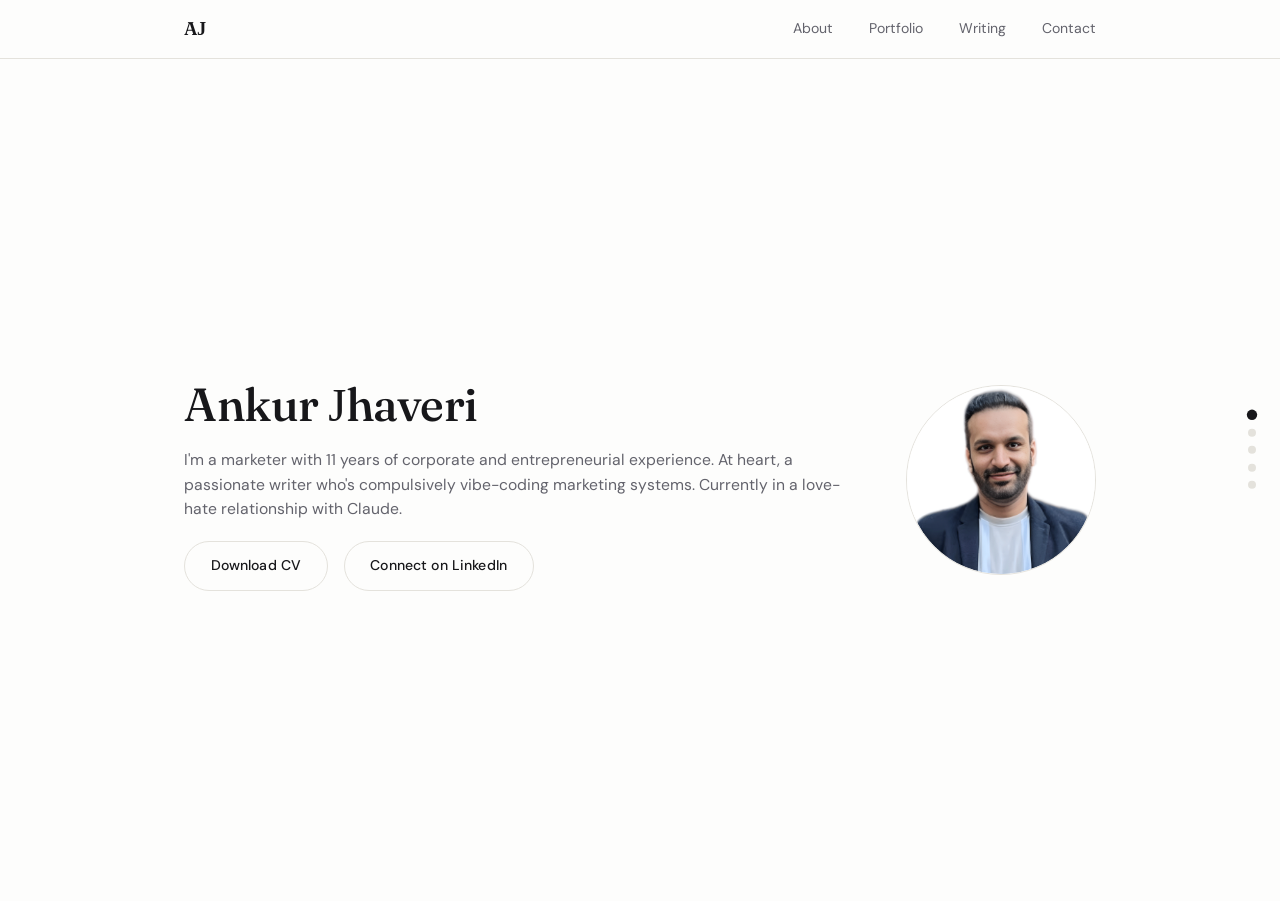
<file: index.html>
<!DOCTYPE html>
<html lang="en">
<head>
<meta charset="UTF-8">
<meta name="viewport" content="width=device-width, initial-scale=1.0">
<title>Ankur Jhaveri, Marketing & Growth Leader</title>
<meta name="description" content="Ankur Jhaveri, Marketing & Growth Leader across B2B SaaS and Fintech, AI-augmented. 11+ years building growth engines, GTM strategy, and brand positioning.">
<link rel="icon" type="image/svg+xml" href="favicon.svg">
<link rel="preconnect" href="https://fonts.googleapis.com">
<link rel="preconnect" href="https://fonts.gstatic.com" crossorigin>
<link href="https://fonts.googleapis.com/css2?family=Fraunces:opsz,wght@9..144,400;9..144,500;9..144,600&family=DM+Sans:wght@400;500;700&display=swap" rel="stylesheet">
<link rel="stylesheet" href="style.css">
</head>
<body>

<header class="site-header">
  <div class="container header-inner">
    <a href="#hero" class="logo" data-slide-link>A<span class="j-alt">J</span></a>
    <nav class="nav" id="nav">
      <a href="#about" data-slide-link>About</a>
      <a href="#portfolio" data-slide-link>Portfolio</a>
      <a href="#writing" data-slide-link>Writing</a>
      <a href="#contact" data-slide-link>Contact</a>
    </nav>
    <button class="nav-toggle" id="navToggle" aria-label="Toggle menu" aria-expanded="false">
      <span></span><span></span><span></span>
    </button>
  </div>
</header>

<main>
  <div class="slides" id="slides">

    <!-- HERO -->
    <section class="slide hero" id="hero">
      <div class="container hero-inner">
        <div class="hero-text">
          <h1>Ankur <span class="j-alt">J</span>haveri</h1>
          <p class="hero-sub">I'm a marketer with 11 years of corporate and entrepreneurial experience. At heart, a passionate writer who's compulsively vibe-coding marketing systems. Currently in a love-hate relationship with Claude.</p>
          <div class="hero-actions">
            <a href="assets/cv/Ankur-Jhaveri-CV.pdf" class="btn btn-secondary" download>Download CV</a>
            <a href="https://linkedin.com/in/ankurajhaveri" class="btn btn-secondary" target="_blank" rel="noopener">Connect on LinkedIn</a>
          </div>
        </div>
        <div class="hero-photo">
          <img src="assets/img/ankur.png" alt="Ankur Jhaveri">
        </div>
      </div>
    </section>

    <!-- WHAT I DO -->
    <section class="slide about section-alt" id="about">
      <div class="container">
        <p class="kicker">What I do</p>
        <h2 class="headline">Marketing systems, not campaigns</h2>
        <p class="lede">I build marketing systems from scratch, mostly for fintech and B2B SaaS. Lately, that means building my own AI tools too.</p>

        <div class="brand-strip">
          <p class="kicker">Brands I've worked with</p>
          <div class="brand-row">
            <img src="assets/logos/axis-bank.svg" alt="Axis Bank" class="brand-logo">
            <img src="assets/logos/grip-invest.png" alt="Grip Invest" class="brand-logo">
            <img src="assets/logos/idfy.png" alt="IDfy" class="brand-logo">
            <span class="brand-text">Dezerv</span>
            <img src="assets/logos/angel-one.png" alt="Angel One" class="brand-logo">
          </div>
        </div>
      </div>
    </section>

    <!-- PORTFOLIO -->
    <section class="slide portfolio section-alt" id="portfolio">
      <div class="container">
        <p class="kicker">Portfolio</p>
        <h2 class="headline">Writing that moves money decisions</h2>
        <p class="lede">A viral video, my writing, and the full portfolio, all in one place.</p>

        <div class="card-grid">
          <a href="https://www.linkedin.com/posts/idfy_fraudsquad-globalfintechfestival-activity-7232711282745868288-zQPs/?utm_source=share&amp;utm_medium=member_desktop" class="card" target="_blank" rel="noopener">
            <span class="cell-kicker">IDfy · Video</span>
            <h3>Fraud Squad, gone viral</h3>
            <p>A B2B video I created at IDfy that went viral on LinkedIn.</p>
            <span class="cell-arrow">Watch →</span>
          </a>
          <a href="#writing" class="card" data-slide-link>
            <span class="cell-kicker">Substack · LinkedIn</span>
            <h3>My writing</h3>
            <p>Two newsletters and daily LinkedIn writing, same operator's lens.</p>
            <span class="cell-arrow">See more →</span>
          </a>
          <a href="assets/portfolio/Ankur-Jhaveri-Portfolio.pdf" class="card" target="_blank" rel="noopener">
            <span class="cell-kicker">PDF · 5 bylines</span>
            <h3>Full portfolio</h3>
            <p>All of my other work: SGBs, unit economics teardowns, client Substacks and more.</p>
            <span class="cell-arrow">View →</span>
          </a>
        </div>
      </div>
    </section>

    <!-- WRITING / THOUGHT LEADERSHIP -->
    <section class="slide writing" id="writing">
      <div class="container">
        <p class="kicker">Writing</p>
        <h2 class="headline">Thought leadership. At scale.</h2>
        <p class="lede">50,000+ followers on LinkedIn. 12,000+ subscribers on Substack. Zero paid spend.</p>

        <div class="card-grid">
          <a href="https://lazyai.substack.com" class="card" target="_blank" rel="noopener">
            <h3>Lazy AI</h3>
            <p>AI, explained for non-techies.</p>
            <span class="cell-arrow">Read →</span>
          </a>
          <a href="https://bizfin.substack.com" class="card" target="_blank" rel="noopener">
            <h3>Money Simplified</h3>
            <p>Personal finance, jargon-free.</p>
            <span class="cell-arrow">Read →</span>
          </a>
          <a href="https://linkedin.com/in/ankurajhaveri" class="card" target="_blank" rel="noopener">
            <h3>LinkedIn</h3>
            <p>Marketing &amp; growth, daily(ish).</p>
            <span class="cell-arrow">Follow →</span>
          </a>
        </div>
      </div>
    </section>

    <!-- CONTACT -->
    <section class="slide contact" id="contact">
      <div class="container">
        <p class="kicker">Get in touch</p>
        <h2 class="headline">Let's talk</h2>
        <div class="card-grid">
          <div class="card">
            <h3>Want a marketer?</h3>
            <p>Always up to explore interesting roles.</p>
            <a href="assets/cv/Ankur-Jhaveri-CV.pdf" class="text-link" download>Download CV →</a>
          </div>
          <div class="card">
            <h3>Partner with me</h3>
            <p>Building something in fintech or growth?</p>
            <a href="https://linkedin.com/in/ankurajhaveri" class="text-link" target="_blank" rel="noopener">Message on LinkedIn →</a>
          </div>
          <div class="card">
            <h3>Subscribe to newsletter</h3>
            <p>Weekly researched essays on money and AI.</p>
            <div class="inline-links">
              <a href="https://lazyai.substack.com" class="text-link" target="_blank" rel="noopener">Lazy AI →</a>
              <span class="sep">·</span>
              <a href="https://bizfin.substack.com" class="text-link" target="_blank" rel="noopener">Money Simplified →</a>
            </div>
          </div>
        </div>
        <p class="footer-mini"><a href="https://linkedin.com/in/ankurajhaveri" target="_blank" rel="noopener">LinkedIn</a> · © 2026 Ankur Jhaveri</p>
      </div>
    </section>

  </div>

  <div class="slide-dots" id="slideDots"></div>
</main>

<script src="script.js"></script>
</body>
</html>
</file>
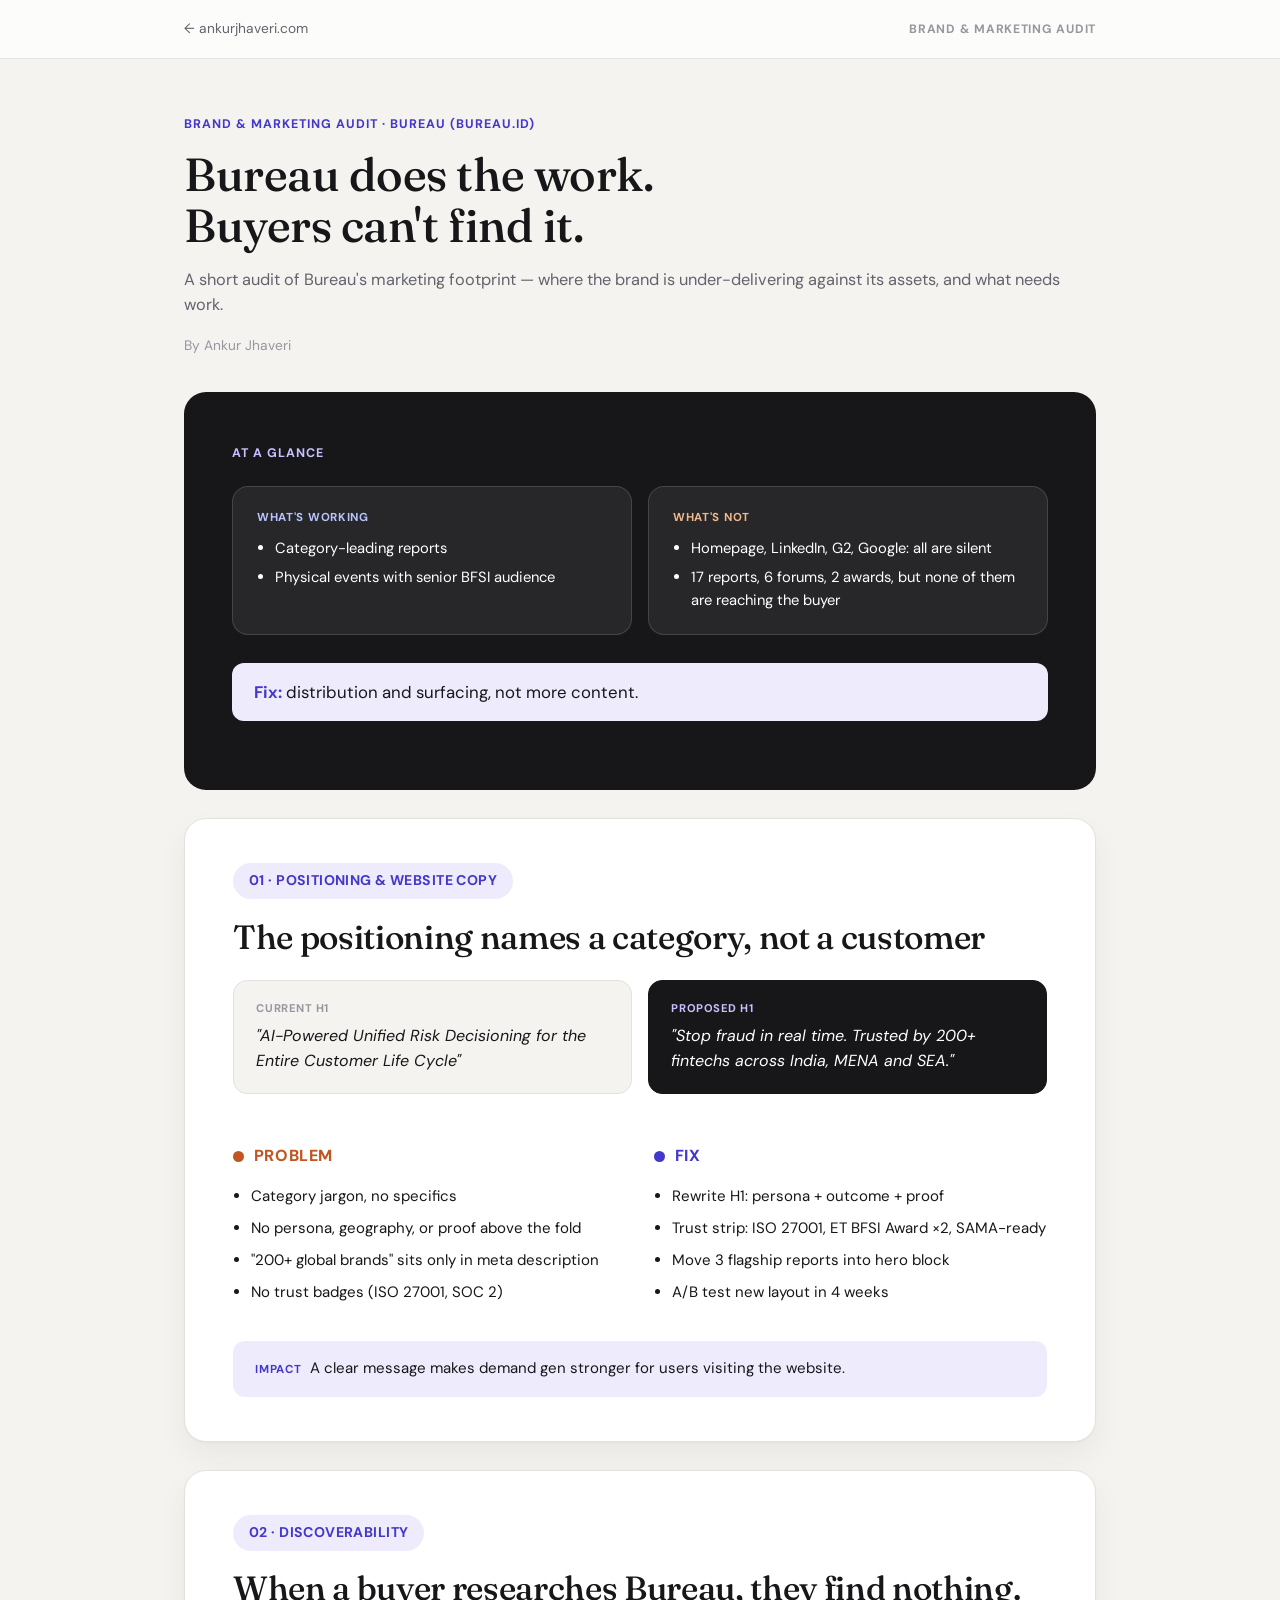
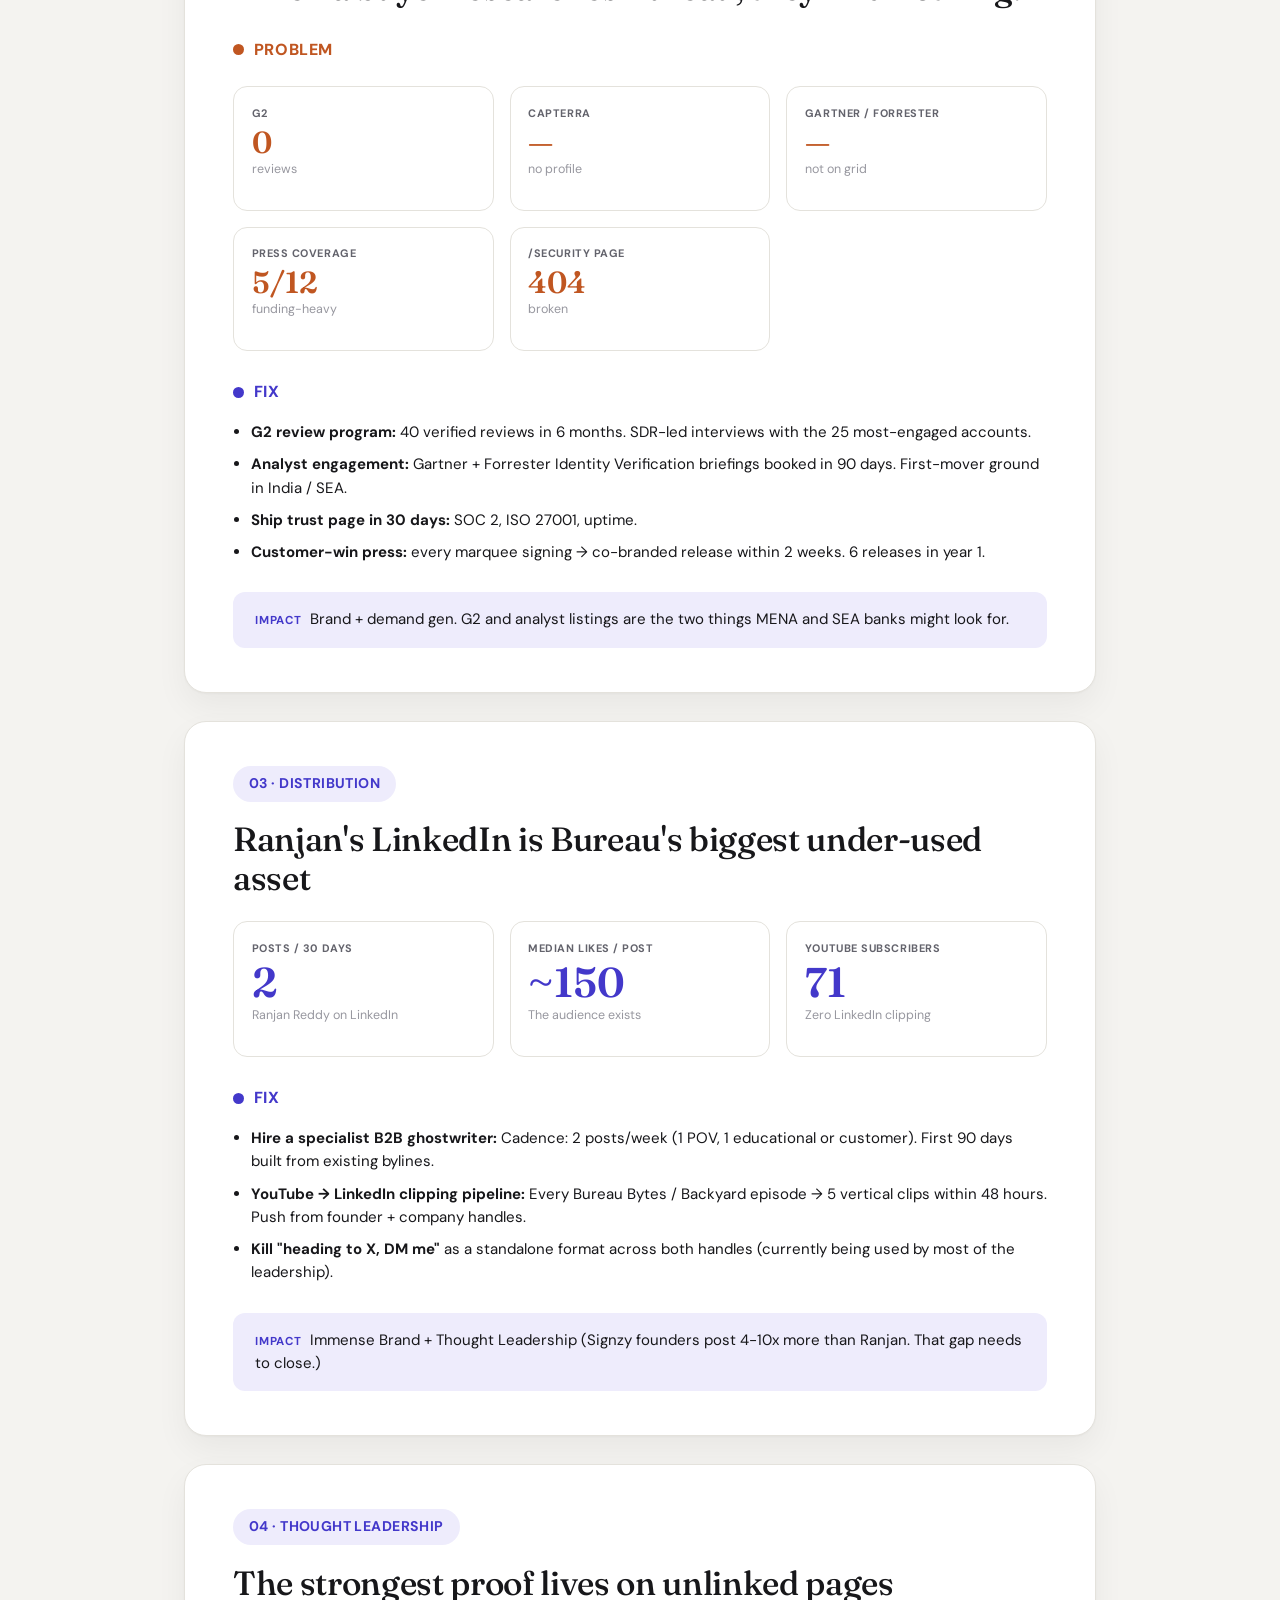
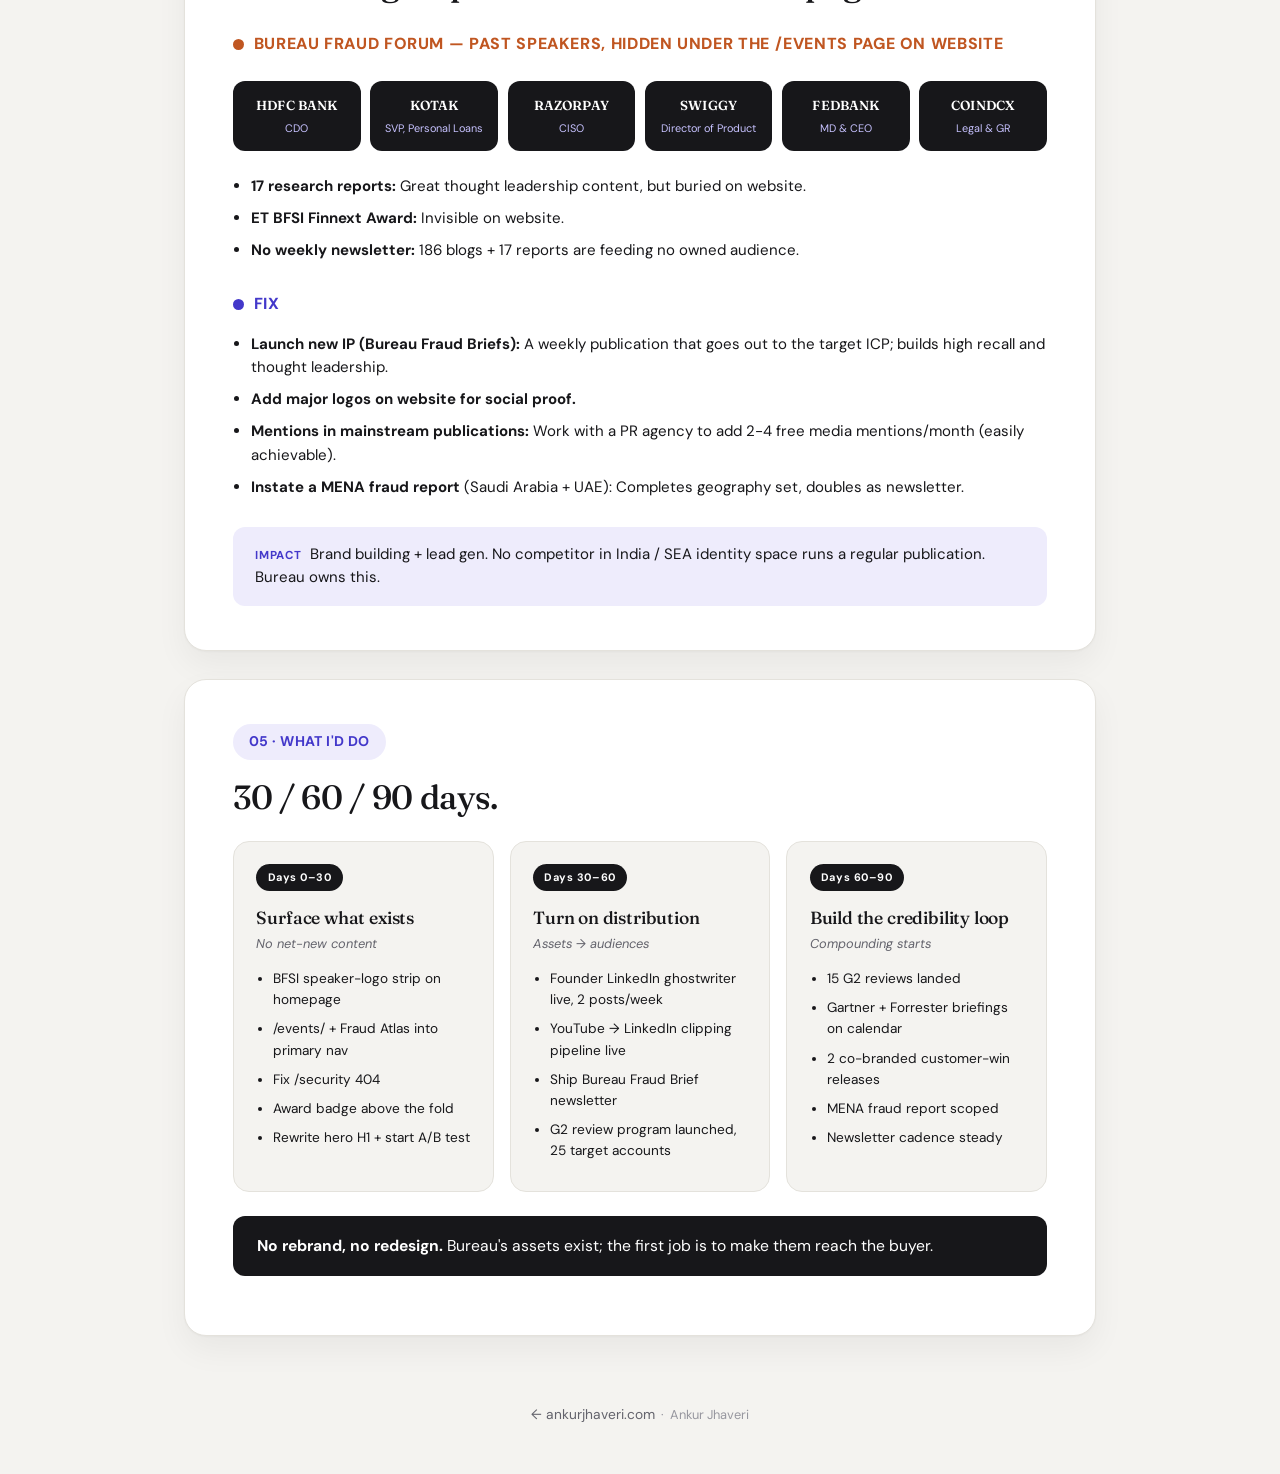
<file: brand-audits/bureau/index.html>
<!DOCTYPE html>
<html lang="en">
<head>
<meta charset="UTF-8">
<meta name="viewport" content="width=device-width, initial-scale=1.0">
<title>Bureau — Brand & Marketing Audit | Ankur Jhaveri</title>
<meta name="description" content="An unsolicited brand and marketing audit of Bureau (bureau.id) — where the brand is under-delivering against its assets, and where I'd start.">
<meta name="robots" content="noindex, nofollow">
<link rel="icon" type="image/svg+xml" href="../../favicon.svg">
<link rel="preconnect" href="https://fonts.googleapis.com">
<link rel="preconnect" href="https://fonts.gstatic.com" crossorigin>
<link href="https://fonts.googleapis.com/css2?family=Fraunces:opsz,wght@9..144,400;9..144,500;9..144,600&family=DM+Sans:wght@400;500;700&display=swap" rel="stylesheet">
<link rel="stylesheet" href="../../style.css">

<!-- Google tag (gtag.js) -->
<script async src="https://www.googletagmanager.com/gtag/js?id=G-BNZ2NQSGBS"></script>
<script>
  window.dataLayer = window.dataLayer || [];
  function gtag(){dataLayer.push(arguments);}
  gtag('js', new Date());
  gtag('config', 'G-BNZ2NQSGBS');
</script>

<style>
  /* ---- Page-specific additions (extends style.css tokens) ---- */
  body.report { background: var(--paper-alt); }

  .report-header {
    position: sticky; top: 0; z-index: 50;
    background: color-mix(in srgb, var(--paper) 88%, transparent);
    backdrop-filter: blur(10px);
    border-bottom: 1px solid var(--line);
  }
  .report-header .header-inner {
    display: flex; align-items: center; justify-content: space-between; height: 58px;
  }
  .back-link { font-size: 0.86rem; color: var(--muted); }
  .back-link:hover { color: var(--accent); }
  .report-tag {
    font-size: 0.76rem; font-weight: 700; letter-spacing: 0.06em;
    text-transform: uppercase; color: var(--faint);
  }

  .report main { max-width: var(--max-width); margin: 0 auto; padding: 2.25rem var(--gap-md) 0; }

  /* Each section reads as its own card/slide, not a continuous scroll */
  .report-section {
    background: #fff;
    border-radius: 22px;
    padding: 2.75rem 3rem;
    margin-bottom: 1.75rem;
    border: 1px solid var(--line);
    box-shadow: 0 1px 2px rgba(23, 23, 26, 0.03), 0 14px 32px rgba(23, 23, 26, 0.05);
  }
  @media (max-width: 780px) { .report-section { padding: 2rem 1.5rem; } }

  /* Section kicker — reads as context before the headline, not a footnote */
  .num-section {
    display: inline-flex; align-items: center; gap: 0.5rem;
    background: var(--accent-soft); color: var(--accent);
    font-size: 0.88rem; font-weight: 700; letter-spacing: 0.03em;
    text-transform: uppercase; padding: 0.45rem 1rem; border-radius: 999px;
    margin: 0 0 1.15rem;
  }

  /* Masthead — sits on the plain page background, reads as an article opening
     before the deck-style content begins. Not a card. */
  .report-masthead { padding: 1.25rem 0 2.25rem; }
  .report-eyebrow {
    font-size: 0.78rem; font-weight: 700; letter-spacing: 0.08em;
    text-transform: uppercase; color: var(--accent); margin: 0 0 0.9rem;
  }
  .report-title {
    font-family: var(--font-head); font-weight: 500; color: var(--ink);
    font-size: clamp(2rem, 4.5vw, 2.9rem); line-height: 1.1; margin: 0 0 1rem;
  }
  .report-context {
    font-size: 1.02rem; color: var(--muted); margin: 0 0 1.1rem;
  }
  .report-byline {
    font-size: 0.86rem; color: var(--faint); margin: 0;
  }

  /* First "slide" — the at-a-glance summary, dark, sets the deck's frame */
  .report-hero {
    background: var(--ink); color: #fff;
    border-radius: 22px; padding: 3.25rem 3rem; margin-bottom: 1.75rem;
  }
  @media (max-width: 780px) { .report-hero { padding: 2.25rem 1.5rem; } }
  .hero-kicker {
    font-size: 0.78rem; font-weight: 700; letter-spacing: 0.08em;
    text-transform: uppercase; color: #c7c2ff; margin: 0 0 1.4rem;
  }

  .two-col { display: grid; grid-template-columns: 1fr 1fr; gap: 1rem; margin-bottom: 1.75rem; }
  .info-card {
    padding: 1.4rem 1.5rem; border-radius: 16px;
    background: rgba(255, 255, 255, 0.07); border: 1px solid rgba(255, 255, 255, 0.14);
    color: #fff;
  }
  .info-card.dark .info-card-label { color: #f0b98c; }
  .info-card-label {
    font-size: 0.72rem; font-weight: 700; text-transform: uppercase;
    letter-spacing: 0.06em; color: #b8c4ff; margin: 0 0 0.6rem;
  }
  .info-card ul { margin: 0; padding-left: 1.1rem; font-size: 0.92rem; }
  .info-card li { margin-bottom: 0.4rem; }
  .info-card li:last-child { margin-bottom: 0; }

  .fix-line {
    font-size: 1.05rem; padding: 1rem 1.4rem; border-radius: 12px;
    background: var(--accent-soft); color: var(--ink);
  }
  .fix-line strong { color: var(--accent); }

  .quote-card {
    padding: 1.2rem 1.4rem; border-radius: 14px; border: 1px solid var(--line);
    background: var(--paper-alt); margin-bottom: 1.4rem;
  }
  .quote-card.proposed { background: var(--ink); color: #fff; border-color: var(--ink); }
  .quote-label { font-size: 0.7rem; font-weight: 700; text-transform: uppercase; letter-spacing: 0.05em; color: var(--faint); margin: 0 0 0.4rem; }
  .quote-card.proposed .quote-label { color: #c7c2ff; }
  .quote-text { font-style: italic; font-size: 1rem; margin: 0; }

  .problem-fix-grid { display: grid; grid-template-columns: 1fr 1fr; gap: 1.75rem; margin-top: 1.5rem; }
  @media (max-width: 780px) { .problem-fix-grid, .two-col { grid-template-columns: 1fr; } }

  .col-label {
    font-size: 1rem; font-weight: 800; text-transform: uppercase; letter-spacing: 0.04em;
    margin: 1.85rem 0 1rem; display: flex; align-items: center; gap: 0.6rem;
  }
  .col-label:first-child { margin-top: 0; }
  .col-label .dot { width: 11px; height: 11px; border-radius: 50%; display: inline-block; flex-shrink: 0; }
  .col-label.problem { color: #c05621; }
  .col-label.problem .dot { background: #c05621; }
  .col-label.fix { color: var(--accent); }
  .col-label.fix .dot { background: var(--accent); }

  .plain-list { margin: 0; padding-left: 1.1rem; font-size: 0.94rem; color: var(--ink); }
  .plain-list li { margin-bottom: 0.55rem; }

  .stat-grid { display: grid; grid-template-columns: repeat(3, 1fr); gap: 1rem; margin: 1.5rem 0; }
  .stat-tile {
    padding: 1.1rem; border-radius: 14px; border: 1px solid var(--line); background: #fff;
  }
  .stat-tile-label { font-size: 0.68rem; font-weight: 700; text-transform: uppercase; letter-spacing: 0.05em; color: var(--muted); margin: 0 0 0.3rem; }
  .stat-tile-val { font-family: var(--font-head); font-size: 1.9rem; font-weight: 600; color: #c05621; margin: 0; line-height: 1; }
  .stat-tile-sub { font-size: 0.78rem; color: var(--faint); margin-top: 0.2rem; }
  .stat-tile.big .stat-tile-val { color: var(--accent); font-size: 2.6rem; }
  @media (max-width: 780px) { .stat-grid { grid-template-columns: 1fr 1fr; } }

  .logo-row { display: grid; grid-template-columns: repeat(6, 1fr); gap: 0.6rem; margin: 1.5rem 0; }
  .logo-tile {
    background: var(--ink); color: #fff; border-radius: 12px; padding: 0.9rem 0.6rem;
    text-align: center;
  }
  .logo-tile .name { font-family: var(--font-head); font-weight: 600; font-size: 0.82rem; letter-spacing: 0.01em; }
  .logo-tile .role { font-size: 0.68rem; color: #c7c2ff; margin-top: 0.25rem; }
  @media (max-width: 780px) { .logo-row { grid-template-columns: repeat(2, 1fr); } }

  .impact-strip {
    margin-top: 1.75rem; padding: 1rem 1.4rem; border-radius: 12px;
    background: var(--accent-soft); font-size: 0.94rem;
  }
  .impact-label { font-weight: 700; color: var(--accent); font-size: 0.72rem; letter-spacing: 0.06em; text-transform: uppercase; margin-right: 0.5rem; }

  .plan-grid { display: grid; grid-template-columns: repeat(3, 1fr); gap: 1rem; margin-top: 1.5rem; }
  .plan-card { padding: 1.4rem; border-radius: 16px; border: 1px solid var(--line); background: var(--paper-alt); }
  .plan-pill {
    display: inline-block; background: var(--ink); color: #fff; font-size: 0.68rem;
    font-weight: 700; letter-spacing: 0.05em; padding: 0.3rem 0.7rem; border-radius: 999px; margin-bottom: 0.8rem;
  }
  .plan-card h3 { font-size: 1.1rem; margin: 0 0 0.2rem; }
  .plan-card .plan-note { font-size: 0.8rem; color: var(--muted); font-style: italic; margin: 0 0 0.9rem; }
  .plan-card ul { margin: 0; padding-left: 1.05rem; font-size: 0.85rem; }
  .plan-card li { margin-bottom: 0.5rem; }
  @media (max-width: 780px) { .plan-grid { grid-template-columns: 1fr; } }

  .closing-strip {
    margin-top: 1.5rem; padding: 1.1rem 1.5rem; border-radius: 12px;
    background: var(--ink); color: #fff; font-size: 0.98rem;
  }
  .closing-strip strong { color: #fff; }

  .report-footer {
    padding: 2.5rem 0 3rem; text-align: center; font-size: 0.8rem; color: var(--faint);
  }
</style>
</head>
<body class="report">

<header class="report-header">
  <div class="header-inner container">
    <a href="../../index.html" class="back-link">&larr; ankurjhaveri.com</a>
    <span class="report-tag">Brand &amp; Marketing Audit</span>
  </div>
</header>

<main>

  <!-- MASTHEAD -->
  <section class="report-masthead">
    <p class="report-eyebrow">Brand &amp; Marketing Audit &middot; Bureau (bureau.id)</p>
    <h1 class="report-title">Bureau does the work.<br>Buyers can't find it.</h1>
    <p class="report-context">A short audit of Bureau's marketing footprint — where the brand is under-delivering against its assets, and what needs work.</p>
    <p class="report-byline">By Ankur Jhaveri</p>
  </section>

  <!-- AT A GLANCE -->
  <section class="report-hero">
    <p class="hero-kicker">At a glance</p>

    <div class="two-col">
      <div class="info-card">
        <p class="info-card-label">What's working</p>
        <ul>
          <li>Category-leading reports</li>
          <li>Physical events with senior BFSI audience</li>
        </ul>
      </div>
      <div class="info-card dark">
        <p class="info-card-label">What's not</p>
        <ul>
          <li>Homepage, LinkedIn, G2, Google: all are silent</li>
          <li>17 reports, 6 forums, 2 awards, but none of them are reaching the buyer</li>
        </ul>
      </div>
    </div>

    <p class="fix-line"><strong>Fix:</strong> distribution and surfacing, not more content.</p>
  </section>

  <!-- WEBSITE COPY -->
  <section class="report-section">
    <p class="num-section">01 &middot; Positioning &amp; Website Copy</p>
    <h2 class="headline">The positioning names a category, not a customer</h2>

    <div class="two-col" style="margin-top: 1.5rem;">
      <div class="quote-card">
        <p class="quote-label">Current H1</p>
        <p class="quote-text">"AI-Powered Unified Risk Decisioning for the Entire Customer Life Cycle"</p>
      </div>
      <div class="quote-card proposed">
        <p class="quote-label">Proposed H1</p>
        <p class="quote-text">"Stop fraud in real time. Trusted by 200+ fintechs across India, MENA and SEA."</p>
      </div>
    </div>

    <div class="problem-fix-grid">
      <div>
        <p class="col-label problem"><span class="dot"></span>Problem</p>
        <ul class="plain-list">
          <li>Category jargon, no specifics</li>
          <li>No persona, geography, or proof above the fold</li>
          <li>"200+ global brands" sits only in meta description</li>
          <li>No trust badges (ISO 27001, SOC 2)</li>
        </ul>
      </div>
      <div>
        <p class="col-label fix"><span class="dot"></span>Fix</p>
        <ul class="plain-list">
          <li>Rewrite H1: persona + outcome + proof</li>
          <li>Trust strip: ISO 27001, ET BFSI Award &times;2, SAMA-ready</li>
          <li>Move 3 flagship reports into hero block</li>
          <li>A/B test new layout in 4 weeks</li>
        </ul>
      </div>
    </div>

    <div class="impact-strip">
      <span class="impact-label">Impact</span>A clear message makes demand gen stronger for users visiting the website.
    </div>
  </section>

  <!-- DISCOVERABILITY -->
  <section class="report-section">
    <p class="num-section">02 &middot; Discoverability</p>
    <h2 class="headline">When a buyer researches Bureau, they find nothing.</h2>

    <p class="col-label problem"><span class="dot"></span>Problem</p>
    <div class="stat-grid">
      <div class="stat-tile"><p class="stat-tile-label">G2</p><p class="stat-tile-val">0</p><p class="stat-tile-sub">reviews</p></div>
      <div class="stat-tile"><p class="stat-tile-label">Capterra</p><p class="stat-tile-val">&mdash;</p><p class="stat-tile-sub">no profile</p></div>
      <div class="stat-tile"><p class="stat-tile-label">Gartner / Forrester</p><p class="stat-tile-val">&mdash;</p><p class="stat-tile-sub">not on grid</p></div>
      <div class="stat-tile"><p class="stat-tile-label">Press coverage</p><p class="stat-tile-val">5/12</p><p class="stat-tile-sub">funding-heavy</p></div>
      <div class="stat-tile"><p class="stat-tile-label">/security page</p><p class="stat-tile-val">404</p><p class="stat-tile-sub">broken</p></div>
    </div>

    <p class="col-label fix"><span class="dot"></span>Fix</p>
    <ul class="plain-list">
      <li><strong>G2 review program:</strong> 40 verified reviews in 6 months. SDR-led interviews with the 25 most-engaged accounts.</li>
      <li><strong>Analyst engagement:</strong> Gartner + Forrester Identity Verification briefings booked in 90 days. First-mover ground in India / SEA.</li>
      <li><strong>Ship trust page in 30 days:</strong> SOC 2, ISO 27001, uptime.</li>
      <li><strong>Customer-win press:</strong> every marquee signing &rarr; co-branded release within 2 weeks. 6 releases in year 1.</li>
    </ul>

    <div class="impact-strip">
      <span class="impact-label">Impact</span>Brand + demand gen. G2 and analyst listings are the two things MENA and SEA banks might look for.
    </div>
  </section>

  <!-- DISTRIBUTION -->
  <section class="report-section">
    <p class="num-section">03 &middot; Distribution</p>
    <h2 class="headline">Ranjan's LinkedIn is Bureau's biggest under-used asset</h2>

    <div class="stat-grid" style="margin-top: 1.5rem;">
      <div class="stat-tile big"><p class="stat-tile-label">Posts / 30 days</p><p class="stat-tile-val">2</p><p class="stat-tile-sub">Ranjan Reddy on LinkedIn</p></div>
      <div class="stat-tile big"><p class="stat-tile-label">Median likes / post</p><p class="stat-tile-val">~150</p><p class="stat-tile-sub">The audience exists</p></div>
      <div class="stat-tile big"><p class="stat-tile-label">YouTube subscribers</p><p class="stat-tile-val">71</p><p class="stat-tile-sub">Zero LinkedIn clipping</p></div>
    </div>

    <p class="col-label fix"><span class="dot"></span>Fix</p>
    <ul class="plain-list">
      <li><strong>Hire a specialist B2B ghostwriter:</strong> Cadence: 2 posts/week (1 POV, 1 educational or customer). First 90 days built from existing bylines.</li>
      <li><strong>YouTube &rarr; LinkedIn clipping pipeline:</strong> Every Bureau Bytes / Backyard episode &rarr; 5 vertical clips within 48 hours. Push from founder + company handles.</li>
      <li><strong>Kill "heading to X, DM me"</strong> as a standalone format across both handles (currently being used by most of the leadership).</li>
    </ul>

    <div class="impact-strip">
      <span class="impact-label">Impact</span>Immense Brand + Thought Leadership (Signzy founders post 4-10x more than Ranjan. That gap needs to close.)
    </div>
  </section>

  <!-- THOUGHT LEADERSHIP -->
  <section class="report-section">
    <p class="num-section">04 &middot; Thought Leadership</p>
    <h2 class="headline">The strongest proof lives on unlinked pages</h2>

    <p class="col-label problem"><span class="dot"></span>Bureau Fraud Forum — past speakers, hidden under the /events page on website</p>
    <div class="logo-row">
      <div class="logo-tile"><div class="name">HDFC BANK</div><div class="role">CDO</div></div>
      <div class="logo-tile"><div class="name">KOTAK</div><div class="role">SVP, Personal Loans</div></div>
      <div class="logo-tile"><div class="name">RAZORPAY</div><div class="role">CISO</div></div>
      <div class="logo-tile"><div class="name">SWIGGY</div><div class="role">Director of Product</div></div>
      <div class="logo-tile"><div class="name">FEDBANK</div><div class="role">MD &amp; CEO</div></div>
      <div class="logo-tile"><div class="name">COINDCX</div><div class="role">Legal &amp; GR</div></div>
    </div>

    <ul class="plain-list">
      <li><strong>17 research reports:</strong> Great thought leadership content, but buried on website.</li>
      <li><strong>ET BFSI Finnext Award:</strong> Invisible on website.</li>
      <li><strong>No weekly newsletter:</strong> 186 blogs + 17 reports are feeding no owned audience.</li>
    </ul>

    <p class="col-label fix"><span class="dot"></span>Fix</p>
    <ul class="plain-list">
      <li><strong>Launch new IP (Bureau Fraud Briefs):</strong> A weekly publication that goes out to the target ICP; builds high recall and thought leadership.</li>
      <li><strong>Add major logos on website for social proof.</strong></li>
      <li><strong>Mentions in mainstream publications:</strong> Work with a PR agency to add 2-4 free media mentions/month (easily achievable).</li>
      <li><strong>Instate a MENA fraud report</strong> (Saudi Arabia + UAE): Completes geography set, doubles as newsletter.</li>
    </ul>

    <div class="impact-strip">
      <span class="impact-label">Impact</span>Brand building + lead gen. No competitor in India / SEA identity space runs a regular publication. Bureau owns this.
    </div>
  </section>

  <!-- 30/60/90 -->
  <section class="report-section">
    <p class="num-section">05 &middot; What I'd Do</p>
    <h2 class="headline">30 / 60 / 90 days.</h2>

    <div class="plan-grid">
      <div class="plan-card">
        <span class="plan-pill">Days 0–30</span>
        <h3>Surface what exists</h3>
        <p class="plan-note">No net-new content</p>
        <ul>
          <li>BFSI speaker-logo strip on homepage</li>
          <li>/events/ + Fraud Atlas into primary nav</li>
          <li>Fix /security 404</li>
          <li>Award badge above the fold</li>
          <li>Rewrite hero H1 + start A/B test</li>
        </ul>
      </div>
      <div class="plan-card">
        <span class="plan-pill">Days 30–60</span>
        <h3>Turn on distribution</h3>
        <p class="plan-note">Assets &rarr; audiences</p>
        <ul>
          <li>Founder LinkedIn ghostwriter live, 2 posts/week</li>
          <li>YouTube &rarr; LinkedIn clipping pipeline live</li>
          <li>Ship Bureau Fraud Brief newsletter</li>
          <li>G2 review program launched, 25 target accounts</li>
        </ul>
      </div>
      <div class="plan-card">
        <span class="plan-pill">Days 60–90</span>
        <h3>Build the credibility loop</h3>
        <p class="plan-note">Compounding starts</p>
        <ul>
          <li>15 G2 reviews landed</li>
          <li>Gartner + Forrester briefings on calendar</li>
          <li>2 co-branded customer-win releases</li>
          <li>MENA fraud report scoped</li>
          <li>Newsletter cadence steady</li>
        </ul>
      </div>
    </div>

    <p class="closing-strip"><strong>No rebrand, no redesign.</strong> Bureau's assets exist; the first job is to make them reach the buyer.</p>
  </section>

  <div class="report-footer">
    <a href="../../index.html" class="back-link">&larr; ankurjhaveri.com</a>
    &nbsp;&middot;&nbsp; Ankur Jhaveri
  </div>

</main>

</body>
</html>
</file>
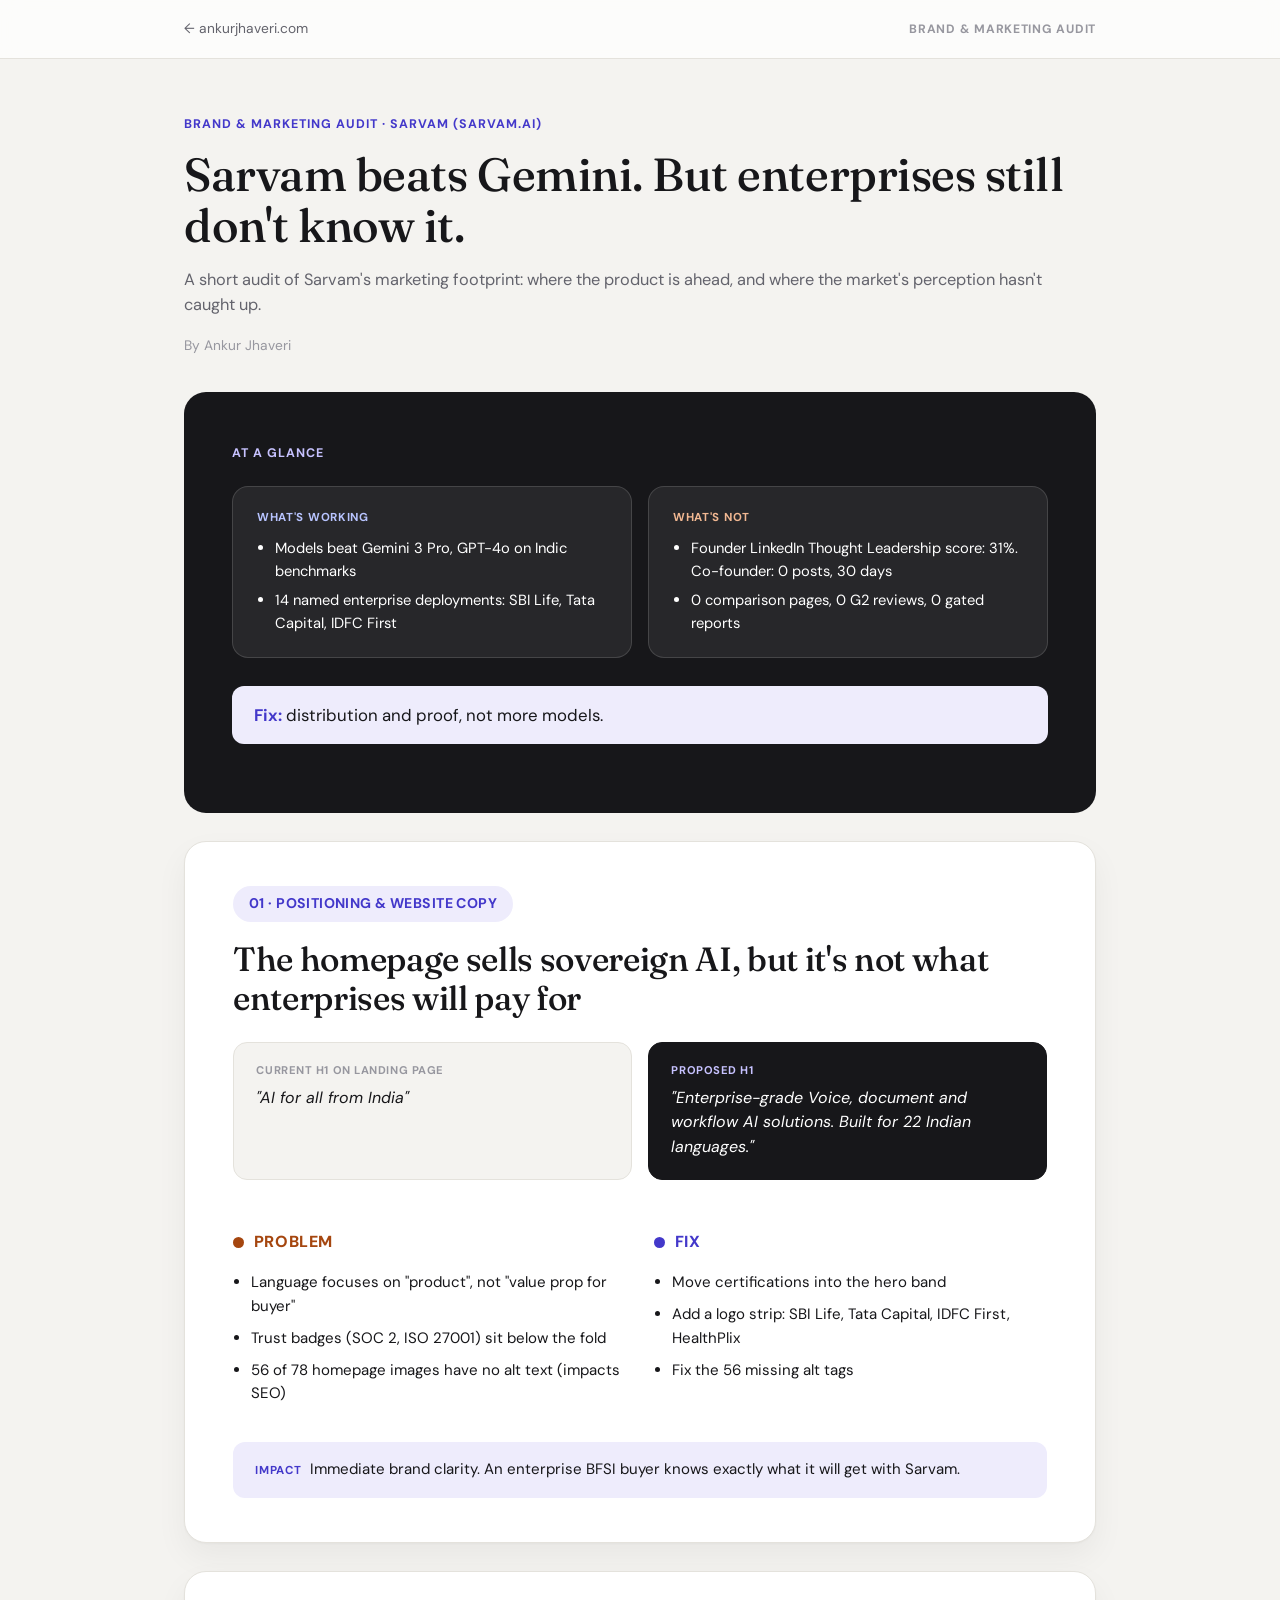
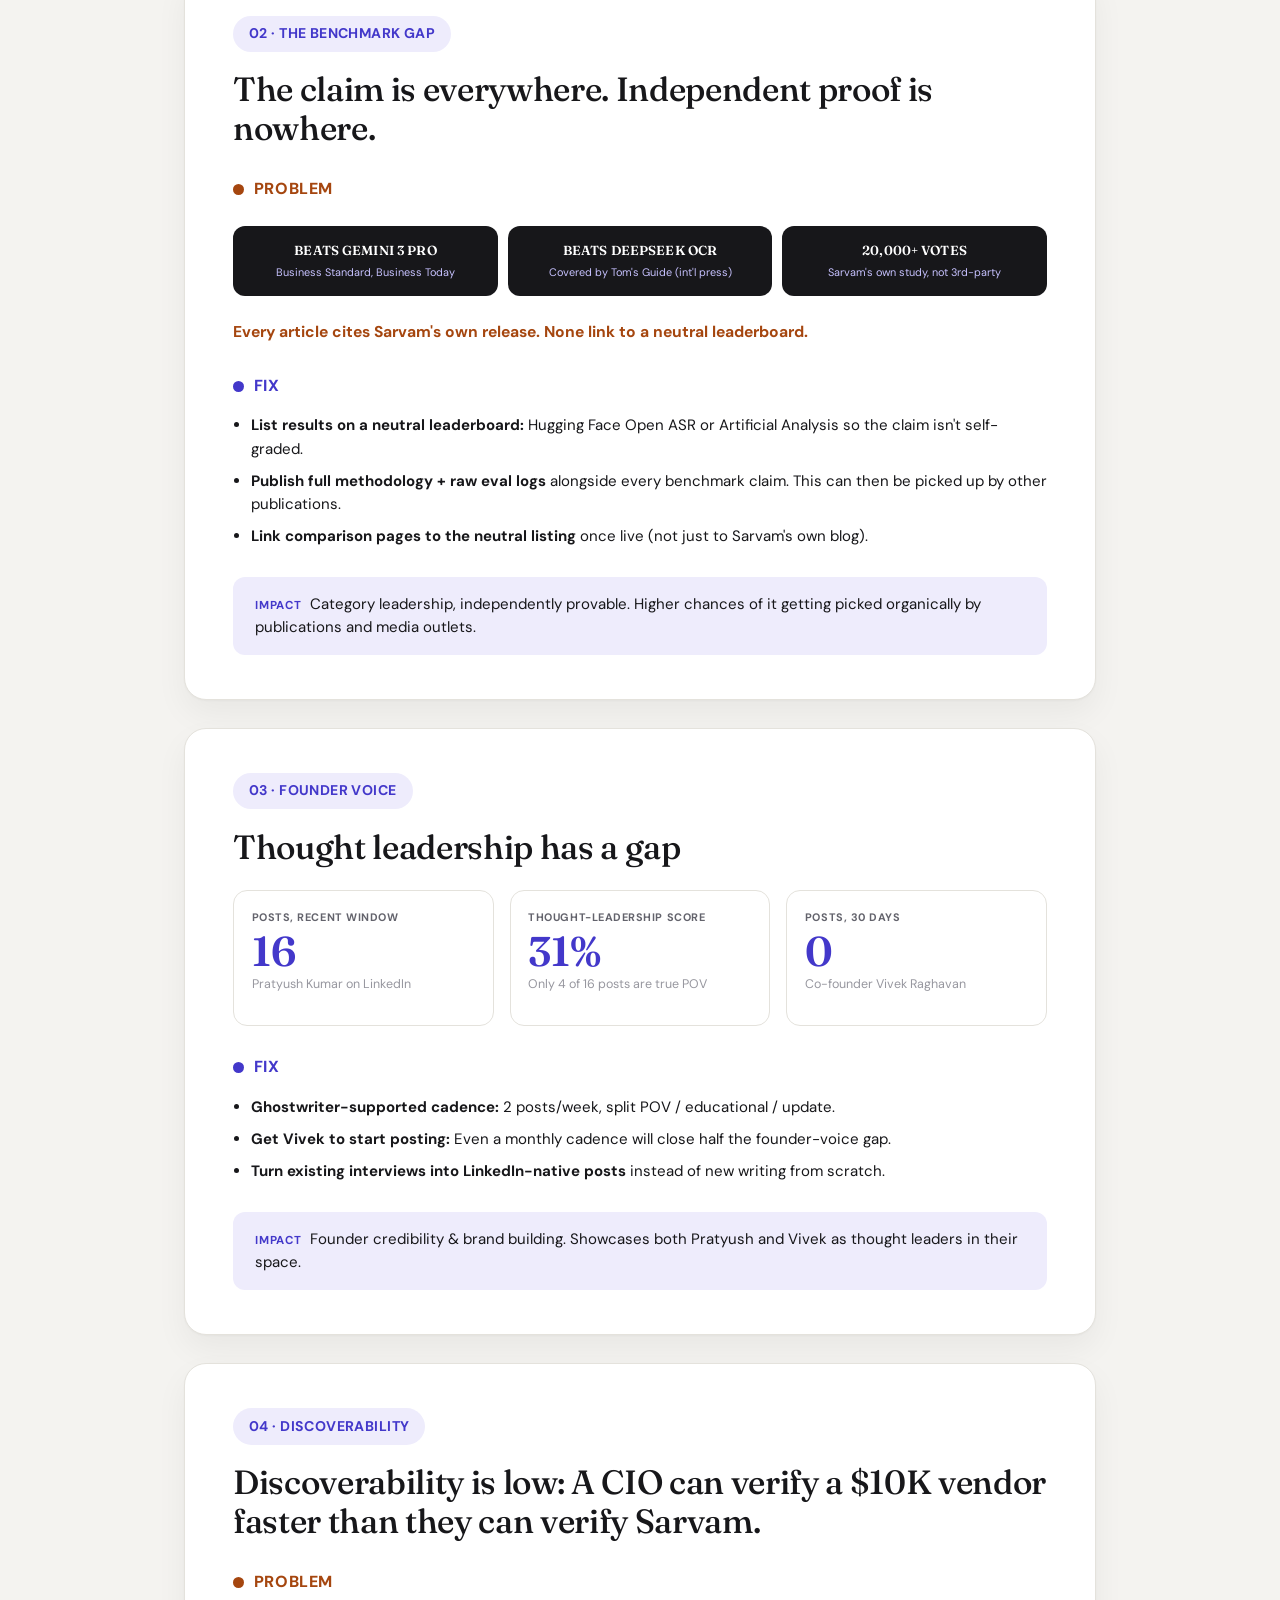
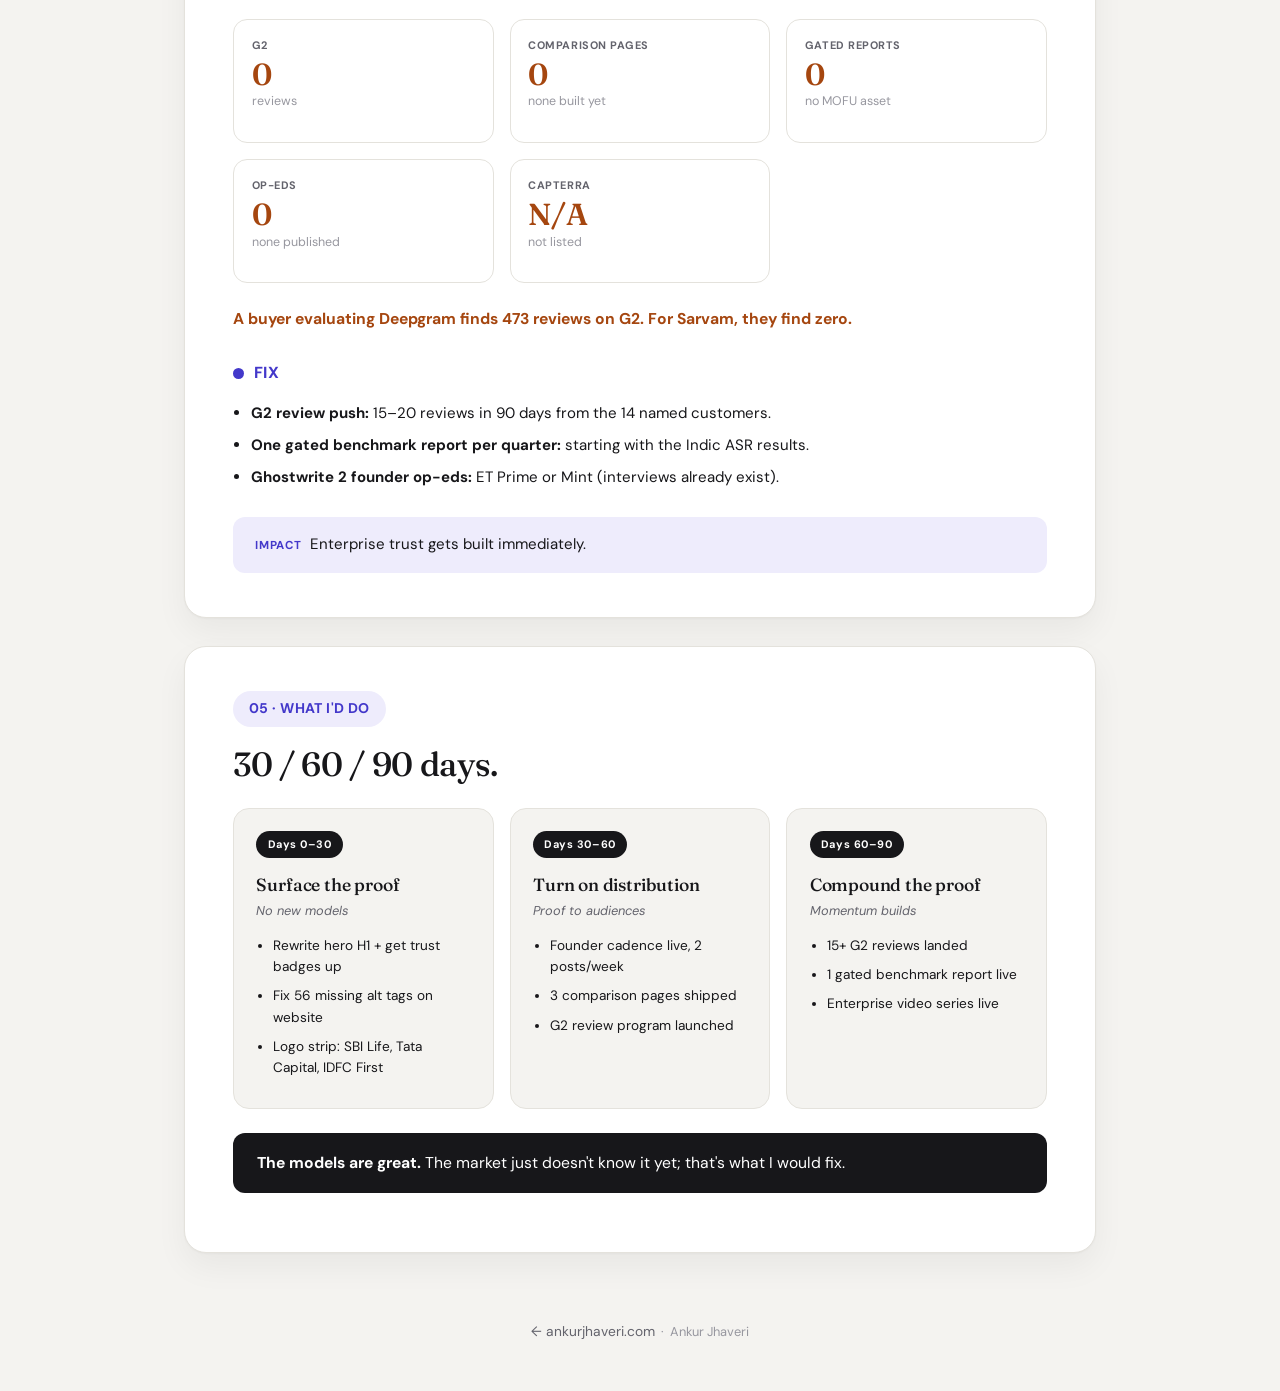
<file: brand-audits/sarvam/index.html>
<!DOCTYPE html>
<html lang="en">
<head>
<meta charset="UTF-8">
<meta name="viewport" content="width=device-width, initial-scale=1.0">
<title>Sarvam: Brand & Marketing Audit | Ankur Jhaveri</title>
<meta name="description" content="An unsolicited brand and marketing audit of Sarvam (sarvam.ai): where the product is ahead, and where the market's perception hasn't caught up.">
<meta name="robots" content="noindex, nofollow">
<link rel="icon" type="image/svg+xml" href="../../favicon.svg">
<link rel="preconnect" href="https://fonts.googleapis.com">
<link rel="preconnect" href="https://fonts.gstatic.com" crossorigin>
<link href="https://fonts.googleapis.com/css2?family=Fraunces:opsz,wght@9..144,400;9..144,500;9..144,600&family=DM+Sans:wght@400;500;700&display=swap" rel="stylesheet">
<link rel="stylesheet" href="../../style.css">

<!-- Google tag (gtag.js) -->
<script async src="https://www.googletagmanager.com/gtag/js?id=G-BNZ2NQSGBS"></script>
<script>
  window.dataLayer = window.dataLayer || [];
  function gtag(){dataLayer.push(arguments);}
  gtag('js', new Date());
  gtag('config', 'G-BNZ2NQSGBS');
</script>

<style>
  /* ---- Page-specific additions (extends style.css tokens) ---- */
  body.report { background: var(--paper-alt); }

  .report-header {
    position: sticky; top: 0; z-index: 50;
    background: color-mix(in srgb, var(--paper) 88%, transparent);
    backdrop-filter: blur(10px);
    border-bottom: 1px solid var(--line);
  }
  .report-header .header-inner {
    display: flex; align-items: center; justify-content: space-between; height: 58px;
  }
  .back-link { font-size: 0.86rem; color: var(--muted); }
  .back-link:hover { color: var(--accent); }
  .report-tag {
    font-size: 0.76rem; font-weight: 700; letter-spacing: 0.06em;
    text-transform: uppercase; color: var(--faint);
  }

  .report main { max-width: var(--max-width); margin: 0 auto; padding: 2.25rem var(--gap-md) 0; }

  /* Each section reads as its own card/slide, not a continuous scroll */
  .report-section {
    background: #fff;
    border-radius: 22px;
    padding: 2.75rem 3rem;
    margin-bottom: 1.75rem;
    border: 1px solid var(--line);
    box-shadow: 0 1px 2px rgba(23, 23, 26, 0.03), 0 14px 32px rgba(23, 23, 26, 0.05);
  }
  @media (max-width: 780px) { .report-section { padding: 2rem 1.5rem; } }

  /* Section kicker — reads as context before the headline, not a footnote */
  .num-section {
    display: inline-flex; align-items: center; gap: 0.5rem;
    background: var(--accent-soft); color: var(--accent);
    font-size: 0.88rem; font-weight: 700; letter-spacing: 0.03em;
    text-transform: uppercase; padding: 0.45rem 1rem; border-radius: 999px;
    margin: 0 0 1.15rem;
  }

  /* Masthead — sits on the plain page background, reads as an article opening
     before the deck-style content begins. Not a card. */
  .report-masthead { padding: 1.25rem 0 2.25rem; }
  .report-eyebrow {
    font-size: 0.78rem; font-weight: 700; letter-spacing: 0.08em;
    text-transform: uppercase; color: var(--accent); margin: 0 0 0.9rem;
  }
  .report-title {
    font-family: var(--font-head); font-weight: 500; color: var(--ink);
    font-size: clamp(2rem, 4.5vw, 2.9rem); line-height: 1.1; margin: 0 0 1rem;
  }
  .report-context {
    font-size: 1.02rem; color: var(--muted); margin: 0 0 1.1rem;
  }
  .report-byline {
    font-size: 0.86rem; color: var(--faint); margin: 0;
  }

  /* First "slide" — the at-a-glance summary, dark, sets the deck's frame */
  .report-hero {
    background: var(--ink); color: #fff;
    border-radius: 22px; padding: 3.25rem 3rem; margin-bottom: 1.75rem;
  }
  @media (max-width: 780px) { .report-hero { padding: 2.25rem 1.5rem; } }
  .hero-kicker {
    font-size: 0.78rem; font-weight: 700; letter-spacing: 0.08em;
    text-transform: uppercase; color: #c7c2ff; margin: 0 0 1.4rem;
  }

  .two-col { display: grid; grid-template-columns: 1fr 1fr; gap: 1rem; margin-bottom: 1.75rem; }
  .info-card {
    padding: 1.4rem 1.5rem; border-radius: 16px;
    background: rgba(255, 255, 255, 0.07); border: 1px solid rgba(255, 255, 255, 0.14);
    color: #fff;
  }
  .info-card.dark .info-card-label { color: #f2b892; }
  .info-card-label {
    font-size: 0.72rem; font-weight: 700; text-transform: uppercase;
    letter-spacing: 0.06em; color: #b8c4ff; margin: 0 0 0.6rem;
  }
  .info-card ul { margin: 0; padding-left: 1.1rem; font-size: 0.92rem; }
  .info-card li { margin-bottom: 0.4rem; }
  .info-card li:last-child { margin-bottom: 0; }

  .fix-line {
    font-size: 1.05rem; padding: 1rem 1.4rem; border-radius: 12px;
    background: var(--accent-soft); color: var(--ink);
  }
  .fix-line strong { color: var(--accent); }

  .quote-card {
    padding: 1.2rem 1.4rem; border-radius: 14px; border: 1px solid var(--line);
    background: var(--paper-alt); margin-bottom: 1.4rem;
  }
  .quote-card.proposed { background: var(--ink); color: #fff; border-color: var(--ink); }
  .quote-label { font-size: 0.7rem; font-weight: 700; text-transform: uppercase; letter-spacing: 0.05em; color: var(--faint); margin: 0 0 0.4rem; }
  .quote-card.proposed .quote-label { color: #c7c2ff; }
  .quote-text { font-style: italic; font-size: 1rem; margin: 0; }

  .problem-fix-grid { display: grid; grid-template-columns: 1fr 1fr; gap: 1.75rem; margin-top: 1.5rem; }
  @media (max-width: 780px) { .problem-fix-grid, .two-col { grid-template-columns: 1fr; } }

  .col-label {
    font-size: 1rem; font-weight: 800; text-transform: uppercase; letter-spacing: 0.04em;
    margin: 1.85rem 0 1rem; display: flex; align-items: center; gap: 0.6rem;
  }
  .col-label:first-child { margin-top: 0; }
  .col-label .dot { width: 11px; height: 11px; border-radius: 50%; display: inline-block; flex-shrink: 0; }
  .col-label.problem { color: #a5460f; }
  .col-label.problem .dot { background: #a5460f; }
  .col-label.fix { color: var(--accent); }
  .col-label.fix .dot { background: var(--accent); }

  .plain-list { margin: 0; padding-left: 1.1rem; font-size: 0.94rem; color: var(--ink); }
  .plain-list li { margin-bottom: 0.55rem; }

  .stat-grid { display: grid; grid-template-columns: repeat(3, 1fr); gap: 1rem; margin: 1.5rem 0; }
  .stat-tile {
    padding: 1.1rem; border-radius: 14px; border: 1px solid var(--line); background: #fff;
  }
  .stat-tile-label { font-size: 0.68rem; font-weight: 700; text-transform: uppercase; letter-spacing: 0.05em; color: var(--muted); margin: 0 0 0.3rem; }
  .stat-tile-val { font-family: var(--font-head); font-size: 1.9rem; font-weight: 600; color: #a5460f; margin: 0; line-height: 1; }
  .stat-tile-sub { font-size: 0.78rem; color: var(--faint); margin-top: 0.2rem; }
  .stat-tile.big .stat-tile-val { color: var(--accent); font-size: 2.6rem; }
  @media (max-width: 780px) { .stat-grid { grid-template-columns: 1fr 1fr; } }

  .logo-row { display: grid; grid-template-columns: repeat(6, 1fr); gap: 0.6rem; margin: 1.5rem 0; }
  .logo-tile {
    background: var(--ink); color: #fff; border-radius: 12px; padding: 0.9rem 0.6rem;
    text-align: center;
  }
  .logo-tile .name { font-family: var(--font-head); font-weight: 600; font-size: 0.82rem; letter-spacing: 0.01em; }
  .logo-tile .role { font-size: 0.68rem; color: #c7c2ff; margin-top: 0.25rem; }
  @media (max-width: 780px) { .logo-row { grid-template-columns: repeat(2, 1fr); } }

  .impact-strip {
    margin-top: 1.75rem; padding: 1rem 1.4rem; border-radius: 12px;
    background: var(--accent-soft); font-size: 0.94rem;
  }
  .impact-label { font-weight: 700; color: var(--accent); font-size: 0.72rem; letter-spacing: 0.06em; text-transform: uppercase; margin-right: 0.5rem; }

  .callout-line { font-size: 0.98rem; font-weight: 700; color: #a5460f; margin: 1.5rem 0 0; }

  .plan-grid { display: grid; grid-template-columns: repeat(3, 1fr); gap: 1rem; margin-top: 1.5rem; }
  .plan-card { padding: 1.4rem; border-radius: 16px; border: 1px solid var(--line); background: var(--paper-alt); }
  .plan-pill {
    display: inline-block; background: var(--ink); color: #fff; font-size: 0.68rem;
    font-weight: 700; letter-spacing: 0.05em; padding: 0.3rem 0.7rem; border-radius: 999px; margin-bottom: 0.8rem;
  }
  .plan-card h3 { font-size: 1.1rem; margin: 0 0 0.2rem; }
  .plan-card .plan-note { font-size: 0.8rem; color: var(--muted); font-style: italic; margin: 0 0 0.9rem; }
  .plan-card ul { margin: 0; padding-left: 1.05rem; font-size: 0.85rem; }
  .plan-card li { margin-bottom: 0.5rem; }
  @media (max-width: 780px) { .plan-grid { grid-template-columns: 1fr; } }

  .closing-strip {
    margin-top: 1.5rem; padding: 1.1rem 1.5rem; border-radius: 12px;
    background: var(--ink); color: #fff; font-size: 0.98rem;
  }
  .closing-strip strong { color: #fff; }

  .report-footer {
    padding: 2.5rem 0 3rem; text-align: center; font-size: 0.8rem; color: var(--faint);
  }
</style>
</head>
<body class="report">

<header class="report-header">
  <div class="header-inner container">
    <a href="../../index.html" class="back-link">&larr; ankurjhaveri.com</a>
    <span class="report-tag">Brand &amp; Marketing Audit</span>
  </div>
</header>

<main>

  <!-- MASTHEAD -->
  <section class="report-masthead">
    <p class="report-eyebrow">Brand &amp; Marketing Audit &middot; Sarvam (sarvam.ai)</p>
    <h1 class="report-title">Sarvam beats Gemini. But enterprises still don't know it.</h1>
    <p class="report-context">A short audit of Sarvam's marketing footprint: where the product is ahead, and where the market's perception hasn't caught up.</p>
    <p class="report-byline">By Ankur Jhaveri</p>
  </section>

  <!-- AT A GLANCE -->
  <section class="report-hero">
    <p class="hero-kicker">At a glance</p>

    <div class="two-col">
      <div class="info-card">
        <p class="info-card-label">What's working</p>
        <ul>
          <li>Models beat Gemini 3 Pro, GPT-4o on Indic benchmarks</li>
          <li>14 named enterprise deployments: SBI Life, Tata Capital, IDFC First</li>
        </ul>
      </div>
      <div class="info-card dark">
        <p class="info-card-label">What's not</p>
        <ul>
          <li>Founder LinkedIn Thought Leadership score: 31%. Co-founder: 0 posts, 30 days</li>
          <li>0 comparison pages, 0 G2 reviews, 0 gated reports</li>
        </ul>
      </div>
    </div>

    <p class="fix-line"><strong>Fix:</strong> distribution and proof, not more models.</p>
  </section>

  <!-- POSITIONING & WEBSITE COPY -->
  <section class="report-section">
    <p class="num-section">01 &middot; Positioning &amp; Website Copy</p>
    <h2 class="headline">The homepage sells sovereign AI, but it's not what enterprises will pay for</h2>

    <div class="two-col" style="margin-top: 1.5rem;">
      <div class="quote-card">
        <p class="quote-label">Current H1 on landing page</p>
        <p class="quote-text">"AI for all from India"</p>
      </div>
      <div class="quote-card proposed">
        <p class="quote-label">Proposed H1</p>
        <p class="quote-text">"Enterprise-grade Voice, document and workflow AI solutions. Built for 22 Indian languages."</p>
      </div>
    </div>

    <div class="problem-fix-grid">
      <div>
        <p class="col-label problem"><span class="dot"></span>Problem</p>
        <ul class="plain-list">
          <li>Language focuses on "product", not "value prop for buyer"</li>
          <li>Trust badges (SOC 2, ISO 27001) sit below the fold</li>
          <li>56 of 78 homepage images have no alt text (impacts SEO)</li>
        </ul>
      </div>
      <div>
        <p class="col-label fix"><span class="dot"></span>Fix</p>
        <ul class="plain-list">
          <li>Move certifications into the hero band</li>
          <li>Add a logo strip: SBI Life, Tata Capital, IDFC First, HealthPlix</li>
          <li>Fix the 56 missing alt tags</li>
        </ul>
      </div>
    </div>

    <div class="impact-strip">
      <span class="impact-label">Impact</span>Immediate brand clarity. An enterprise BFSI buyer knows exactly what it will get with Sarvam.
    </div>
  </section>

  <!-- THE BENCHMARK GAP -->
  <section class="report-section">
    <p class="num-section">02 &middot; The Benchmark Gap</p>
    <h2 class="headline">The claim is everywhere. Independent proof is nowhere.</h2>

    <p class="col-label problem"><span class="dot"></span>Problem</p>
    <div class="logo-row" style="grid-template-columns: repeat(3, 1fr);">
      <div class="logo-tile"><div class="name">BEATS GEMINI 3 PRO</div><div class="role">Business Standard, Business Today</div></div>
      <div class="logo-tile"><div class="name">BEATS DEEPSEEK OCR</div><div class="role">Covered by Tom's Guide (int'l press)</div></div>
      <div class="logo-tile"><div class="name">20,000+ VOTES</div><div class="role">Sarvam's own study, not 3rd-party</div></div>
    </div>

    <p class="callout-line">Every article cites Sarvam's own release. None link to a neutral leaderboard.</p>

    <p class="col-label fix"><span class="dot"></span>Fix</p>
    <ul class="plain-list">
      <li><strong>List results on a neutral leaderboard:</strong> Hugging Face Open ASR or Artificial Analysis so the claim isn't self-graded.</li>
      <li><strong>Publish full methodology + raw eval logs</strong> alongside every benchmark claim. This can then be picked up by other publications.</li>
      <li><strong>Link comparison pages to the neutral listing</strong> once live (not just to Sarvam's own blog).</li>
    </ul>

    <div class="impact-strip">
      <span class="impact-label">Impact</span>Category leadership, independently provable. Higher chances of it getting picked organically by publications and media outlets.
    </div>
  </section>

  <!-- FOUNDER VOICE -->
  <section class="report-section">
    <p class="num-section">03 &middot; Founder Voice</p>
    <h2 class="headline">Thought leadership has a gap</h2>

    <div class="stat-grid" style="margin-top: 1.5rem;">
      <div class="stat-tile big"><p class="stat-tile-label">Posts, recent window</p><p class="stat-tile-val">16</p><p class="stat-tile-sub">Pratyush Kumar on LinkedIn</p></div>
      <div class="stat-tile big"><p class="stat-tile-label">Thought-leadership score</p><p class="stat-tile-val">31%</p><p class="stat-tile-sub">Only 4 of 16 posts are true POV</p></div>
      <div class="stat-tile big"><p class="stat-tile-label">Posts, 30 days</p><p class="stat-tile-val">0</p><p class="stat-tile-sub">Co-founder Vivek Raghavan</p></div>
    </div>

    <p class="col-label fix"><span class="dot"></span>Fix</p>
    <ul class="plain-list">
      <li><strong>Ghostwriter-supported cadence:</strong> 2 posts/week, split POV / educational / update.</li>
      <li><strong>Get Vivek to start posting:</strong> Even a monthly cadence will close half the founder-voice gap.</li>
      <li><strong>Turn existing interviews into LinkedIn-native posts</strong> instead of new writing from scratch.</li>
    </ul>

    <div class="impact-strip">
      <span class="impact-label">Impact</span>Founder credibility &amp; brand building. Showcases both Pratyush and Vivek as thought leaders in their space.
    </div>
  </section>

  <!-- DISCOVERABILITY -->
  <section class="report-section">
    <p class="num-section">04 &middot; Discoverability</p>
    <h2 class="headline">Discoverability is low: A CIO can verify a $10K vendor faster than they can verify Sarvam.</h2>

    <p class="col-label problem"><span class="dot"></span>Problem</p>
    <div class="stat-grid">
      <div class="stat-tile"><p class="stat-tile-label">G2</p><p class="stat-tile-val">0</p><p class="stat-tile-sub">reviews</p></div>
      <div class="stat-tile"><p class="stat-tile-label">Comparison pages</p><p class="stat-tile-val">0</p><p class="stat-tile-sub">none built yet</p></div>
      <div class="stat-tile"><p class="stat-tile-label">Gated reports</p><p class="stat-tile-val">0</p><p class="stat-tile-sub">no MOFU asset</p></div>
      <div class="stat-tile"><p class="stat-tile-label">Op-eds</p><p class="stat-tile-val">0</p><p class="stat-tile-sub">none published</p></div>
      <div class="stat-tile"><p class="stat-tile-label">Capterra</p><p class="stat-tile-val">N/A</p><p class="stat-tile-sub">not listed</p></div>
    </div>

    <p class="callout-line">A buyer evaluating Deepgram finds 473 reviews on G2. For Sarvam, they find zero.</p>

    <p class="col-label fix"><span class="dot"></span>Fix</p>
    <ul class="plain-list">
      <li><strong>G2 review push:</strong> 15&ndash;20 reviews in 90 days from the 14 named customers.</li>
      <li><strong>One gated benchmark report per quarter:</strong> starting with the Indic ASR results.</li>
      <li><strong>Ghostwrite 2 founder op-eds:</strong> ET Prime or Mint (interviews already exist).</li>
    </ul>

    <div class="impact-strip">
      <span class="impact-label">Impact</span>Enterprise trust gets built immediately.
    </div>
  </section>

  <!-- 30/60/90 -->
  <section class="report-section">
    <p class="num-section">05 &middot; What I'd Do</p>
    <h2 class="headline">30 / 60 / 90 days.</h2>

    <div class="plan-grid">
      <div class="plan-card">
        <span class="plan-pill">Days 0–30</span>
        <h3>Surface the proof</h3>
        <p class="plan-note">No new models</p>
        <ul>
          <li>Rewrite hero H1 + get trust badges up</li>
          <li>Fix 56 missing alt tags on website</li>
          <li>Logo strip: SBI Life, Tata Capital, IDFC First</li>
        </ul>
      </div>
      <div class="plan-card">
        <span class="plan-pill">Days 30–60</span>
        <h3>Turn on distribution</h3>
        <p class="plan-note">Proof to audiences</p>
        <ul>
          <li>Founder cadence live, 2 posts/week</li>
          <li>3 comparison pages shipped</li>
          <li>G2 review program launched</li>
        </ul>
      </div>
      <div class="plan-card">
        <span class="plan-pill">Days 60–90</span>
        <h3>Compound the proof</h3>
        <p class="plan-note">Momentum builds</p>
        <ul>
          <li>15+ G2 reviews landed</li>
          <li>1 gated benchmark report live</li>
          <li>Enterprise video series live</li>
        </ul>
      </div>
    </div>

    <p class="closing-strip"><strong>The models are great.</strong> The market just doesn't know it yet; that's what I would fix.</p>
  </section>

  <div class="report-footer">
    <a href="../../index.html" class="back-link">&larr; ankurjhaveri.com</a>
    &nbsp;&middot;&nbsp; Ankur Jhaveri
  </div>

</main>

</body>
</html>
</file>
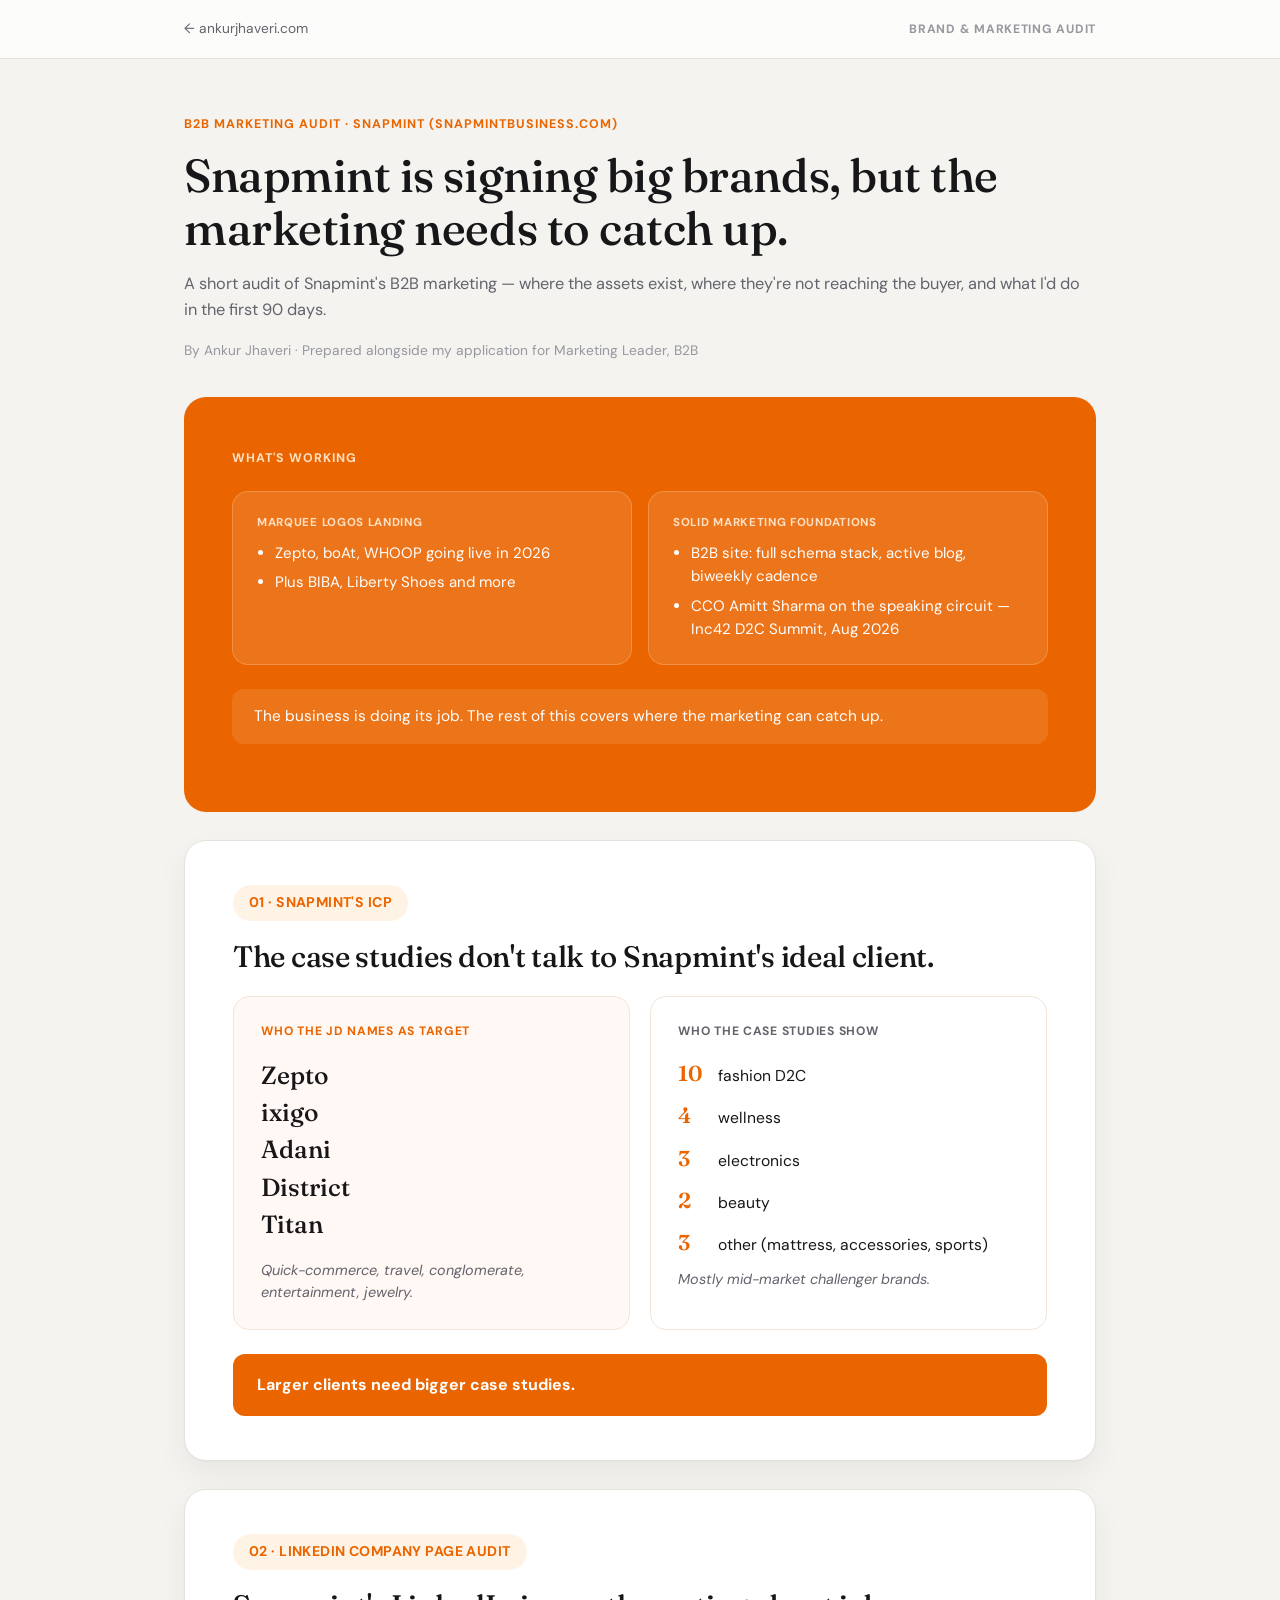
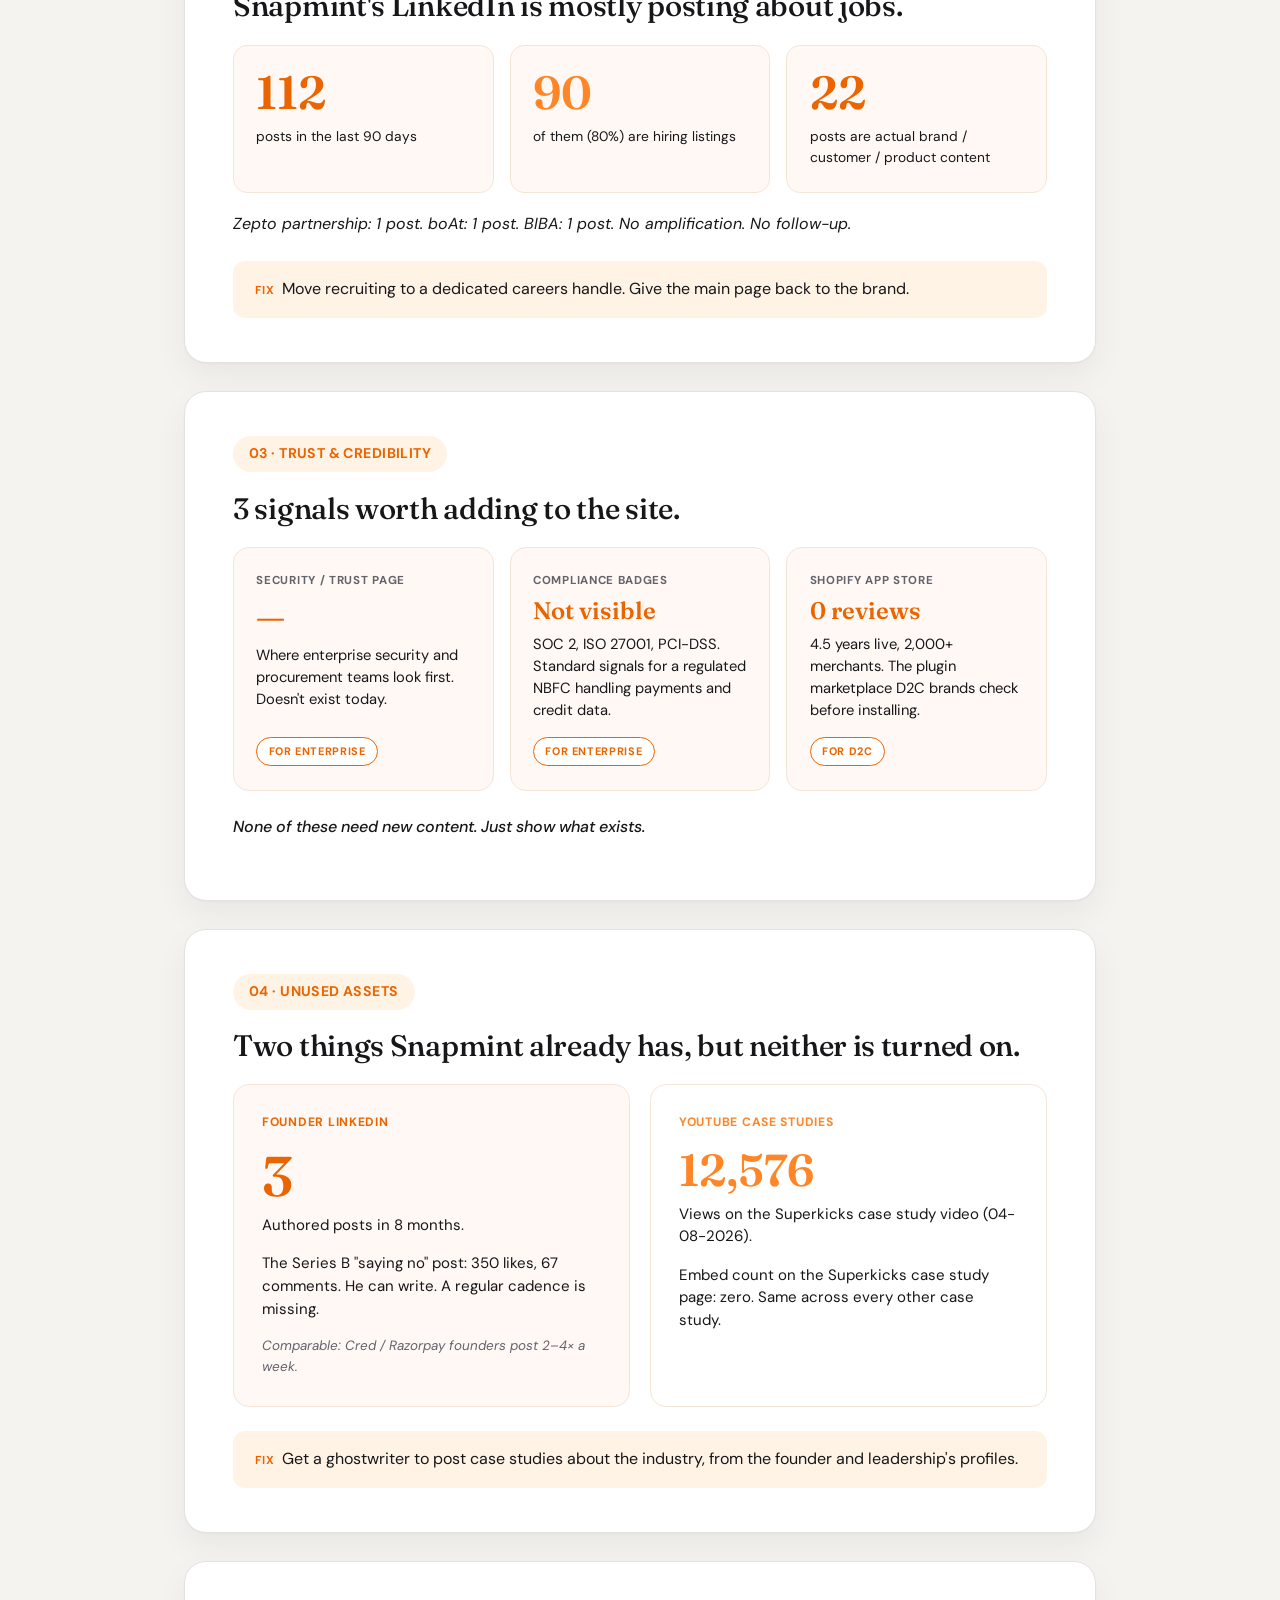
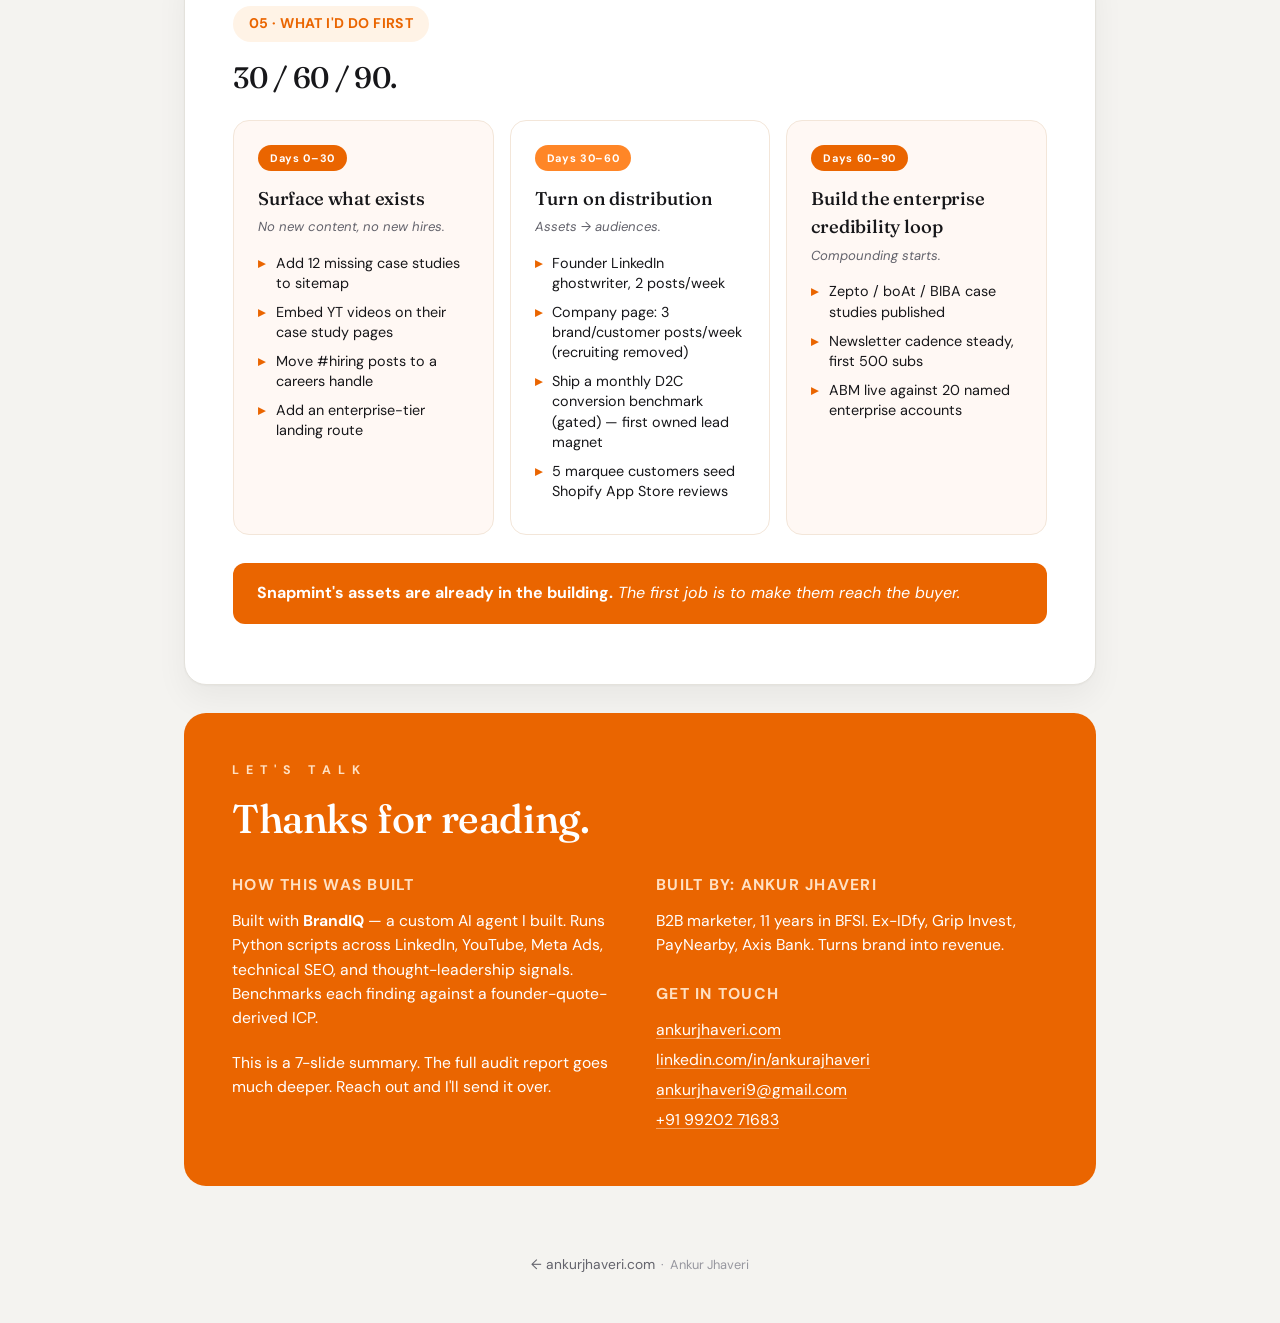
<file: brand-audits/snapmint/index.html>
<!DOCTYPE html>
<html lang="en">
<head>
<meta charset="UTF-8">
<meta name="viewport" content="width=device-width, initial-scale=1.0">
<title>Snapmint — B2B Marketing Audit | Ankur Jhaveri</title>
<meta name="description" content="An unsolicited B2B marketing audit of Snapmint (snapmintbusiness.com) — where the assets exist, where they're not reaching the buyer, and what I'd do in the first 90 days.">
<meta name="robots" content="noindex, nofollow">
<link rel="icon" type="image/svg+xml" href="../../favicon.svg">
<link rel="preconnect" href="https://fonts.googleapis.com">
<link rel="preconnect" href="https://fonts.gstatic.com" crossorigin>
<link href="https://fonts.googleapis.com/css2?family=Fraunces:opsz,wght@9..144,400;9..144,500;9..144,600&family=DM+Sans:wght@400;500;700&display=swap" rel="stylesheet">
<link rel="stylesheet" href="../../style.css">

<!-- Google tag (gtag.js) -->
<script async src="https://www.googletagmanager.com/gtag/js?id=G-BNZ2NQSGBS"></script>
<script>
  window.dataLayer = window.dataLayer || [];
  function gtag(){dataLayer.push(arguments);}
  gtag('js', new Date());
  gtag('config', 'G-BNZ2NQSGBS');
</script>

<style>
  /* ---- Page-specific tokens: Snapmint orange, overrides site defaults ---- */
  body.report {
    background: var(--paper-alt);
    --accent: #EA6500;
    --accent-bright: #FF8627;
    --accent-soft: #FFF3E6;
    --accent-edge: #F3E6D9;
    --tint: #FFF8F4;
    --problem: #B3541E;
  }

  .report-header {
    position: sticky; top: 0; z-index: 50;
    background: color-mix(in srgb, var(--paper) 88%, transparent);
    backdrop-filter: blur(10px);
    border-bottom: 1px solid var(--line);
  }
  .report-header .header-inner {
    display: flex; align-items: center; justify-content: space-between; height: 58px;
  }
  .back-link { font-size: 0.86rem; color: var(--muted); }
  .back-link:hover { color: var(--accent); }
  .report-tag {
    font-size: 0.76rem; font-weight: 700; letter-spacing: 0.06em;
    text-transform: uppercase; color: var(--faint);
  }

  .report main { max-width: var(--max-width); margin: 0 auto; padding: 2.25rem var(--gap-md) 0; }

  /* Each section reads as its own slide, not a continuous scroll */
  .report-section {
    background: #fff;
    border-radius: 22px;
    padding: 2.75rem 3rem;
    margin-bottom: 1.75rem;
    border: 1px solid var(--line);
    box-shadow: 0 1px 2px rgba(23, 23, 26, 0.03), 0 14px 32px rgba(23, 23, 26, 0.05);
  }
  @media (max-width: 780px) { .report-section { padding: 2rem 1.5rem; } }

  /* Section kicker */
  .num-section {
    display: inline-flex; align-items: center; gap: 0.5rem;
    background: var(--accent-soft); color: var(--accent);
    font-size: 0.88rem; font-weight: 700; letter-spacing: 0.03em;
    text-transform: uppercase; padding: 0.45rem 1rem; border-radius: 999px;
    margin: 0 0 1.15rem;
  }

  /* Masthead — sits on the plain page background */
  .report-masthead { padding: 1.25rem 0 2.25rem; }
  .report-eyebrow {
    font-size: 0.78rem; font-weight: 700; letter-spacing: 0.08em;
    text-transform: uppercase; color: var(--accent); margin: 0 0 0.9rem;
  }
  .report-title {
    font-family: var(--font-head); font-weight: 500; color: var(--ink);
    font-size: clamp(2rem, 4.5vw, 2.9rem); line-height: 1.15; margin: 0 0 1rem;
  }
  .report-context {
    font-size: 1.02rem; color: var(--muted); margin: 0 0 1.1rem;
  }
  .report-byline {
    font-size: 0.86rem; color: var(--faint); margin: 0;
  }

  /* Deep-orange hero — matches deck cover */
  .report-hero {
    background: var(--accent); color: #fff;
    border-radius: 22px; padding: 3.25rem 3rem; margin-bottom: 1.75rem;
  }
  @media (max-width: 780px) { .report-hero { padding: 2.25rem 1.5rem; } }
  .hero-kicker {
    font-size: 0.78rem; font-weight: 700; letter-spacing: 0.08em;
    text-transform: uppercase; color: #FFE0C2; margin: 0 0 1.4rem;
  }

  .two-col { display: grid; grid-template-columns: 1fr 1fr; gap: 1rem; margin-bottom: 1.5rem; }
  .info-card {
    padding: 1.4rem 1.5rem; border-radius: 16px;
    background: rgba(255, 255, 255, 0.10); border: 1px solid rgba(255, 255, 255, 0.20);
    color: #fff;
  }
  .info-card-label {
    font-size: 0.72rem; font-weight: 700; text-transform: uppercase;
    letter-spacing: 0.06em; color: #FFE0C2; margin: 0 0 0.6rem;
  }
  .info-card.contrast .info-card-label { color: #ffffff; }
  .info-card ul { margin: 0; padding-left: 1.1rem; font-size: 0.94rem; }
  .info-card li { margin-bottom: 0.4rem; }
  .info-card li:last-child { margin-bottom: 0; }

  .hero-note {
    font-size: 0.96rem; padding: 1rem 1.4rem; border-radius: 12px;
    background: rgba(255, 255, 255, 0.10); color: #fff;
  }
  .hero-note strong { color: #fff; }

  /* Section headline */
  .section-headline {
    font-family: var(--font-head); font-weight: 500; color: var(--ink);
    font-size: clamp(1.4rem, 3vw, 1.85rem); line-height: 1.2; margin: 0 0 1.3rem;
  }

  /* Column label with dot */
  .col-label {
    font-size: 0.94rem; font-weight: 800; text-transform: uppercase; letter-spacing: 0.05em;
    margin: 1.75rem 0 0.9rem; display: flex; align-items: center; gap: 0.55rem;
  }
  .col-label:first-child { margin-top: 0; }
  .col-label .dot { width: 10px; height: 10px; border-radius: 50%; display: inline-block; flex-shrink: 0; }
  .col-label.problem { color: var(--problem); }
  .col-label.problem .dot { background: var(--problem); }
  .col-label.fix { color: var(--accent); }
  .col-label.fix .dot { background: var(--accent); }

  .plain-list { margin: 0; padding-left: 1.1rem; font-size: 0.96rem; color: var(--ink); }
  .plain-list li { margin-bottom: 0.55rem; }

  /* ICP two-column comparison — mirrors slide 3 */
  .icp-grid { display: grid; grid-template-columns: 1fr 1fr; gap: 1.25rem; margin-top: 1.25rem; }
  @media (max-width: 780px) { .icp-grid, .two-col, .split-grid { grid-template-columns: 1fr; } }
  .icp-card {
    padding: 1.6rem 1.7rem; border-radius: 16px;
    background: var(--tint); border: 1px solid var(--accent-edge);
  }
  .icp-card.plain { background: #fff; }
  .icp-card-label { font-size: 0.76rem; font-weight: 700; text-transform: uppercase;
    letter-spacing: 0.06em; color: var(--accent); margin: 0 0 1rem; }
  .icp-brands {
    font-family: var(--font-head); font-size: 1.55rem; font-weight: 500; line-height: 1.5;
    color: var(--ink); margin: 0 0 1rem;
  }
  .icp-brands span { display: block; }
  .icp-caption { font-size: 0.9rem; color: var(--muted); font-style: italic; margin: 0; }
  .icp-breakdown { margin: 0; padding: 0; list-style: none; }
  .icp-breakdown li { display: flex; align-items: baseline; gap: 0.9rem; margin-bottom: 0.55rem; }
  .icp-breakdown .num {
    font-family: var(--font-head); font-size: 1.35rem; font-weight: 600;
    color: var(--accent); min-width: 1.6rem;
  }
  .icp-breakdown .lbl { font-size: 0.98rem; color: var(--ink); }

  /* Large stat tiles — for slide 4 */
  .stat-grid { display: grid; grid-template-columns: repeat(3, 1fr); gap: 1rem; margin: 1.2rem 0; }
  .stat-tile {
    padding: 1.5rem 1.4rem; border-radius: 14px;
    border: 1px solid var(--accent-edge); background: var(--tint);
  }
  .stat-tile-val {
    font-family: var(--font-head); font-size: 2.9rem; font-weight: 600;
    color: var(--accent); margin: 0; line-height: 1;
  }
  .stat-tile-val.bright { color: var(--accent-bright); }
  .stat-tile-sub { font-size: 0.86rem; color: var(--ink); margin: 0.6rem 0 0; }
  @media (max-width: 780px) { .stat-grid { grid-template-columns: 1fr; } }

  .callout-line { font-size: 1rem; color: var(--ink); font-style: italic; margin: 1rem 0 1.5rem; }

  .fix-strip {
    margin-top: 0.5rem; padding: 1rem 1.4rem; border-radius: 12px;
    background: var(--accent-soft);
  }
  .fix-strip strong { color: var(--accent); font-size: 0.72rem; letter-spacing: 0.06em;
    text-transform: uppercase; margin-right: 0.5rem; }

  /* Trust cards — 3 across for slide 5 */
  .trust-grid { display: grid; grid-template-columns: repeat(3, 1fr); gap: 1rem; margin-top: 1.25rem; }
  @media (max-width: 780px) { .trust-grid { grid-template-columns: 1fr; } }
  .trust-card {
    background: var(--tint); border: 1px solid var(--accent-edge);
    border-radius: 16px; padding: 1.5rem 1.4rem;
    display: flex; flex-direction: column;
  }
  .trust-card-label { font-size: 0.72rem; font-weight: 700; text-transform: uppercase;
    letter-spacing: 0.06em; color: var(--muted); margin: 0 0 0.6rem; }
  .trust-card-val {
    font-family: var(--font-head); font-size: 2.2rem; font-weight: 600;
    color: var(--accent); margin: 0 0 0.6rem; line-height: 1;
  }
  .trust-card-val.small { font-size: 1.5rem; }
  .trust-card-sub { font-size: 0.92rem; color: var(--ink); line-height: 1.5; margin: 0 0 1rem; flex: 1; }
  .trust-tag {
    display: inline-block; align-self: flex-start;
    font-size: 0.68rem; font-weight: 700; letter-spacing: 0.06em;
    text-transform: uppercase; color: var(--accent);
    padding: 0.3rem 0.7rem; border: 1px solid var(--accent); border-radius: 999px;
    background: #fff;
  }
  .trust-bottom {
    margin-top: 1.5rem; font-size: 1rem; color: var(--ink); font-style: italic;
    font-weight: 500;
  }

  /* Split cards — slide 6 (founder + youtube) */
  .split-grid { display: grid; grid-template-columns: 1fr 1fr; gap: 1.25rem; margin-top: 1.25rem; }
  .split-card {
    background: var(--tint); border: 1px solid var(--accent-edge);
    border-radius: 16px; padding: 1.75rem 1.75rem;
  }
  .split-card.plain { background: #fff; }
  .split-label { font-size: 0.76rem; font-weight: 700; text-transform: uppercase;
    letter-spacing: 0.06em; margin: 0 0 1rem; }
  .split-label.a { color: var(--accent); }
  .split-label.b { color: var(--accent-bright); }
  .split-big {
    font-family: var(--font-head); font-weight: 600;
    font-size: 3.5rem; color: var(--accent); line-height: 1; margin: 0 0 0.4rem;
  }
  .split-big.b { color: var(--accent-bright); font-size: 2.8rem; }
  .split-sub { font-size: 0.94rem; color: var(--ink); margin: 0.6rem 0 1rem; line-height: 1.5; }
  .split-note { font-size: 0.84rem; color: var(--muted); font-style: italic; margin: 0.6rem 0 0; }

  /* 30/60/90 plan */
  .plan-grid { display: grid; grid-template-columns: repeat(3, 1fr); gap: 1rem; margin-top: 1.5rem; }
  .plan-card { padding: 1.5rem 1.5rem; border-radius: 16px;
    border: 1px solid var(--accent-edge); background: var(--tint); }
  .plan-card.b { background: #fff; }
  .plan-pill {
    display: inline-block; background: var(--accent); color: #fff;
    font-size: 0.68rem; font-weight: 700; letter-spacing: 0.06em;
    padding: 0.3rem 0.75rem; border-radius: 999px; margin-bottom: 0.85rem;
  }
  .plan-pill.b { background: var(--accent-bright); }
  .plan-card h3 { font-size: 1.15rem; margin: 0 0 0.25rem; color: var(--ink); }
  .plan-card .plan-note { font-size: 0.82rem; color: var(--muted); font-style: italic; margin: 0 0 0.95rem; }
  .plan-card ul { margin: 0; padding-left: 0; list-style: none; }
  .plan-card li { position: relative; padding-left: 1.1rem; margin-bottom: 0.55rem; font-size: 0.9rem; line-height: 1.4; }
  .plan-card li::before {
    content: '\25B8'; color: var(--accent);
    position: absolute; left: 0; top: 0; font-weight: 700;
  }
  @media (max-width: 780px) { .plan-grid { grid-template-columns: 1fr; } }

  .closing-strip {
    margin-top: 1.75rem; padding: 1.15rem 1.5rem; border-radius: 12px;
    background: var(--accent); color: #fff; font-size: 1rem; font-style: italic;
  }
  .closing-strip strong { color: #fff; font-style: normal; }

  /* Final Let's Talk card — dark orange, matches deck slide 8 */
  .talk-card {
    background: var(--accent); color: #fff;
    border-radius: 22px; padding: 3rem 3rem; margin-bottom: 1.75rem;
  }
  @media (max-width: 780px) { .talk-card { padding: 2rem 1.5rem; } }
  .talk-kicker {
    font-size: 0.78rem; font-weight: 700; letter-spacing: 0.16em;
    text-transform: uppercase; color: #FFE0C2; margin: 0 0 1rem;
  }
  .talk-title {
    font-family: var(--font-head); font-weight: 500; color: #fff;
    font-size: clamp(1.9rem, 4vw, 2.5rem); line-height: 1.1; margin: 0 0 2rem;
  }
  .talk-grid { display: grid; grid-template-columns: 1fr 1fr; gap: 2rem; }
  @media (max-width: 780px) { .talk-grid { grid-template-columns: 1fr; gap: 1.5rem; } }
  .talk-block-label {
    font-size: 0.72rem; font-weight: 700; letter-spacing: 0.08em;
    text-transform: uppercase; color: #FFE0C2; margin: 0 0 0.5rem;
  }
  .talk-block p { font-size: 0.98rem; margin: 0 0 0.75rem; line-height: 1.55; }
  .talk-block p:last-child { margin-bottom: 0; }
  .talk-contact { list-style: none; margin: 0; padding: 0; font-size: 0.98rem; }
  .talk-contact li { margin-bottom: 0.35rem; }
  .talk-contact a { color: #fff; text-decoration: underline; text-underline-offset: 3px; text-decoration-color: rgba(255,255,255,0.4); }
  .talk-contact a:hover { text-decoration-color: #fff; }

  .report-footer {
    padding: 2.5rem 0 3rem; text-align: center; font-size: 0.8rem; color: var(--faint);
  }
</style>
</head>
<body class="report">

<header class="report-header">
  <div class="header-inner container">
    <a href="../../index.html" class="back-link">&larr; ankurjhaveri.com</a>
    <span class="report-tag">Brand &amp; Marketing Audit</span>
  </div>
</header>

<main>

  <!-- MASTHEAD -->
  <section class="report-masthead">
    <p class="report-eyebrow">B2B Marketing Audit &middot; Snapmint (snapmintbusiness.com)</p>
    <h1 class="report-title">Snapmint is signing big brands, but the marketing needs to catch up.</h1>
    <p class="report-context">A short audit of Snapmint's B2B marketing — where the assets exist, where they're not reaching the buyer, and what I'd do in the first 90 days.</p>
    <p class="report-byline">By Ankur Jhaveri &middot; Prepared alongside my application for Marketing Leader, B2B</p>
  </section>

  <!-- AT A GLANCE (matches Slide 2 — What's working) -->
  <section class="report-hero">
    <p class="hero-kicker">What's working</p>

    <div class="two-col">
      <div class="info-card">
        <p class="info-card-label">Marquee logos landing</p>
        <ul>
          <li>Zepto, boAt, WHOOP going live in 2026</li>
          <li>Plus BIBA, Liberty Shoes and more</li>
        </ul>
      </div>
      <div class="info-card">
        <p class="info-card-label">Solid marketing foundations</p>
        <ul>
          <li>B2B site: full schema stack, active blog, biweekly cadence</li>
          <li>CCO Amitt Sharma on the speaking circuit — Inc42 D2C Summit, Aug 2026</li>
        </ul>
      </div>
    </div>

    <p class="hero-note">The business is doing its job. The rest of this covers where the marketing can catch up.</p>
  </section>

  <!-- ICP (Slide 3) -->
  <section class="report-section">
    <p class="num-section">01 &middot; Snapmint's ICP</p>
    <h2 class="section-headline">The case studies don't talk to Snapmint's ideal client.</h2>

    <div class="icp-grid">
      <div class="icp-card">
        <p class="icp-card-label">Who the JD names as target</p>
        <p class="icp-brands">
          <span>Zepto</span>
          <span>ixigo</span>
          <span>Adani</span>
          <span>District</span>
          <span>Titan</span>
        </p>
        <p class="icp-caption">Quick-commerce, travel, conglomerate, entertainment, jewelry.</p>
      </div>
      <div class="icp-card plain">
        <p class="icp-card-label" style="color: var(--muted);">Who the case studies show</p>
        <ul class="icp-breakdown">
          <li><span class="num">10</span><span class="lbl">fashion D2C</span></li>
          <li><span class="num">4</span><span class="lbl">wellness</span></li>
          <li><span class="num">3</span><span class="lbl">electronics</span></li>
          <li><span class="num">2</span><span class="lbl">beauty</span></li>
          <li><span class="num">3</span><span class="lbl">other (mattress, accessories, sports)</span></li>
        </ul>
        <p class="icp-caption">Mostly mid-market challenger brands.</p>
      </div>
    </div>

    <div class="closing-strip" style="margin-top: 1.5rem;">
      <strong>Larger clients need bigger case studies.</strong>
    </div>
  </section>

  <!-- LinkedIn = job board (Slide 4) -->
  <section class="report-section">
    <p class="num-section">02 &middot; LinkedIn company page audit</p>
    <h2 class="section-headline">Snapmint's LinkedIn is mostly posting about jobs.</h2>

    <div class="stat-grid">
      <div class="stat-tile">
        <p class="stat-tile-val">112</p>
        <p class="stat-tile-sub">posts in the last 90 days</p>
      </div>
      <div class="stat-tile">
        <p class="stat-tile-val bright">90</p>
        <p class="stat-tile-sub">of them (80%) are hiring listings</p>
      </div>
      <div class="stat-tile">
        <p class="stat-tile-val">22</p>
        <p class="stat-tile-sub">posts are actual brand / customer / product content</p>
      </div>
    </div>

    <p class="callout-line">Zepto partnership: 1 post. boAt: 1 post. BIBA: 1 post. No amplification. No follow-up.</p>

    <div class="fix-strip">
      <strong>Fix</strong>Move recruiting to a dedicated careers handle. Give the main page back to the brand.
    </div>
  </section>

  <!-- Trust & Credibility (Slide 5) -->
  <section class="report-section">
    <p class="num-section">03 &middot; Trust &amp; credibility</p>
    <h2 class="section-headline">3 signals worth adding to the site.</h2>

    <div class="trust-grid">
      <div class="trust-card">
        <p class="trust-card-label">Security / trust page</p>
        <p class="trust-card-val">&mdash;</p>
        <p class="trust-card-sub">Where enterprise security and procurement teams look first. Doesn't exist today.</p>
        <span class="trust-tag">For enterprise</span>
      </div>
      <div class="trust-card">
        <p class="trust-card-label">Compliance badges</p>
        <p class="trust-card-val small">Not visible</p>
        <p class="trust-card-sub">SOC 2, ISO 27001, PCI-DSS. Standard signals for a regulated NBFC handling payments and credit data.</p>
        <span class="trust-tag">For enterprise</span>
      </div>
      <div class="trust-card">
        <p class="trust-card-label">Shopify App Store</p>
        <p class="trust-card-val small">0 reviews</p>
        <p class="trust-card-sub">4.5 years live, 2,000+ merchants. The plugin marketplace D2C brands check before installing.</p>
        <span class="trust-tag">For D2C</span>
      </div>
    </div>

    <p class="trust-bottom">None of these need new content. Just show what exists.</p>
  </section>

  <!-- Unused Assets (Slide 6) -->
  <section class="report-section">
    <p class="num-section">04 &middot; Unused assets</p>
    <h2 class="section-headline">Two things Snapmint already has, but neither is turned on.</h2>

    <div class="split-grid">
      <div class="split-card">
        <p class="split-label a">Founder LinkedIn</p>
        <p class="split-big">3</p>
        <p class="split-sub">Authored posts in 8 months.</p>
        <p class="split-sub">The Series B "saying no" post: 350 likes, 67 comments. He can write. A regular cadence is missing.</p>
        <p class="split-note">Comparable: Cred / Razorpay founders post 2–4× a week.</p>
      </div>
      <div class="split-card plain">
        <p class="split-label b">YouTube case studies</p>
        <p class="split-big b">12,576</p>
        <p class="split-sub">Views on the Superkicks case study video (04-08-2026).</p>
        <p class="split-sub">Embed count on the Superkicks case study page: zero. Same across every other case study.</p>
      </div>
    </div>

    <div class="fix-strip" style="margin-top: 1.5rem;">
      <strong>Fix</strong>Get a ghostwriter to post case studies about the industry, from the founder and leadership's profiles.
    </div>
  </section>

  <!-- 30/60/90 (Slide 7) -->
  <section class="report-section">
    <p class="num-section">05 &middot; What I'd do first</p>
    <h2 class="section-headline">30 / 60 / 90.</h2>

    <div class="plan-grid">
      <div class="plan-card">
        <span class="plan-pill">Days 0–30</span>
        <h3>Surface what exists</h3>
        <p class="plan-note">No new content, no new hires.</p>
        <ul>
          <li>Add 12 missing case studies to sitemap</li>
          <li>Embed YT videos on their case study pages</li>
          <li>Move #hiring posts to a careers handle</li>
          <li>Add an enterprise-tier landing route</li>
        </ul>
      </div>
      <div class="plan-card b">
        <span class="plan-pill b">Days 30–60</span>
        <h3>Turn on distribution</h3>
        <p class="plan-note">Assets &rarr; audiences.</p>
        <ul>
          <li>Founder LinkedIn ghostwriter, 2 posts/week</li>
          <li>Company page: 3 brand/customer posts/week (recruiting removed)</li>
          <li>Ship a monthly D2C conversion benchmark (gated) — first owned lead magnet</li>
          <li>5 marquee customers seed Shopify App Store reviews</li>
        </ul>
      </div>
      <div class="plan-card">
        <span class="plan-pill">Days 60–90</span>
        <h3>Build the enterprise credibility loop</h3>
        <p class="plan-note">Compounding starts.</p>
        <ul>
          <li>Zepto / boAt / BIBA case studies published</li>
          <li>Newsletter cadence steady, first 500 subs</li>
          <li>ABM live against 20 named enterprise accounts</li>
        </ul>
      </div>
    </div>

    <p class="closing-strip"><strong>Snapmint's assets are already in the building.</strong> The first job is to make them reach the buyer.</p>
  </section>

  <!-- Let's Talk (Slide 8) -->
  <section class="talk-card">
    <p class="talk-kicker">L E T ' S &nbsp; T A L K</p>
    <h2 class="talk-title">Thanks for reading.</h2>

    <div class="talk-grid">
      <div class="talk-block">
        <p class="talk-block-label">How this was built</p>
        <p>Built with <strong>BrandIQ</strong> — a custom AI agent I built. Runs Python scripts across LinkedIn, YouTube, Meta Ads, technical SEO, and thought-leadership signals. Benchmarks each finding against a founder-quote-derived ICP.</p>
        <p style="margin-top: 1.25rem;">This is a 7-slide summary. The full audit report goes much deeper. Reach out and I'll send it over.</p>
      </div>
      <div class="talk-block">
        <p class="talk-block-label">Built by: Ankur Jhaveri</p>
        <p>B2B marketer, 11 years in BFSI. Ex-IDfy, Grip Invest, PayNearby, Axis Bank. Turns brand into revenue.</p>
        <p class="talk-block-label" style="margin-top: 1.5rem;">Get in touch</p>
        <ul class="talk-contact">
          <li><a href="https://www.ankurjhaveri.com" target="_blank" rel="noopener">ankurjhaveri.com</a></li>
          <li><a href="https://linkedin.com/in/ankurajhaveri" target="_blank" rel="noopener">linkedin.com/in/ankurajhaveri</a></li>
          <li><a href="mailto:ankurjhaveri9@gmail.com">ankurjhaveri9@gmail.com</a></li>
          <li><a href="tel:+919920271683">+91 99202 71683</a></li>
        </ul>
      </div>
    </div>
  </section>

  <div class="report-footer">
    <a href="../../index.html" class="back-link">&larr; ankurjhaveri.com</a>
    &nbsp;&middot;&nbsp; Ankur Jhaveri
  </div>

</main>

</body>
</html>
</file>
<file: style.css>
/* ---------- Reset & tokens ---------- */
*, *::before, *::after { box-sizing: border-box; }
html { scroll-behavior: smooth; }
body { margin: 0; }
img { max-width: 100%; display: block; }

:root {
  --ink: #17171a;
  --muted: #63636c;
  --faint: #97979f;
  --paper: #fdfdfc;
  --paper-alt: #f4f3f0;
  --line: #e4e2dc;
  --accent: #4338ca;
  --accent-soft: #eeecfc;
  --font-head: 'Fraunces', Georgia, serif;
  --font-body: 'DM Sans', -apple-system, sans-serif;

  --max-width: 960px;
  --gap-xs: 0.5rem;
  --gap-sm: 1rem;
  --gap-md: 1.5rem;
  --gap-lg: 2.25rem;
  --pad-section: 3.25rem;
}

body {
  font-family: var(--font-body);
  background: var(--paper);
  color: var(--ink);
  line-height: 1.55;
  font-weight: 400;
  -webkit-font-smoothing: antialiased;
}

.container {
  max-width: var(--max-width);
  margin: 0 auto;
  padding: 0 var(--gap-md);
}

a { color: inherit; text-decoration: none; }

h1, h2, h3 {
  font-family: var(--font-head);
  font-weight: 500;
  letter-spacing: -0.01em;
  margin: 0;
}

/* Fraunces' default "J" has a pronounced curled descender that reads as
   crooked at display sizes; swap just that glyph for a conventional serif. */
.j-alt { font-family: Georgia, 'Times New Roman', serif; }

/* ---------- Header ---------- */
.site-header {
  position: sticky;
  top: 0;
  z-index: 50;
  background: color-mix(in srgb, var(--paper) 88%, transparent);
  backdrop-filter: blur(10px);
  border-bottom: 1px solid var(--line);
}

.header-inner {
  display: flex;
  align-items: center;
  justify-content: space-between;
  height: 58px;
}

.logo {
  font-family: var(--font-head);
  font-weight: 600;
  font-size: 1.15rem;
}

.nav {
  display: flex;
  align-items: center;
  gap: var(--gap-lg);
  font-size: 0.88rem;
}

.nav a { color: var(--muted); transition: color 0.15s ease; }
.nav a:hover, .nav a.active { color: var(--ink); }

.nav-toggle {
  display: none;
  flex-direction: column;
  justify-content: center;
  gap: 5px;
  width: 30px;
  height: 30px;
  background: none;
  border: none;
  cursor: pointer;
  padding: 0;
}

.nav-toggle span {
  display: block;
  height: 2px;
  background: var(--ink);
  border-radius: 2px;
}

/* ---------- Fade-slide system ---------- */
.slides {
  position: relative;
  height: calc(100vh - 58px);
  height: calc(100dvh - 58px);
  overflow: hidden;
  overscroll-behavior: none;
}

.slide {
  position: absolute;
  inset: 0;
  display: flex;
  align-items: center;
  padding: var(--pad-section) 0;
  opacity: 0;
  visibility: hidden;
  overflow-y: auto;
  overscroll-behavior: contain;
  transition: opacity 0.6s ease;
}

.slide.active { opacity: 1; visibility: visible; z-index: 1; }

.slide .container { width: 100%; }

.slide-dots {
  position: fixed;
  right: 1.5rem;
  top: 50%;
  transform: translateY(-50%);
  display: flex;
  flex-direction: column;
  gap: 0.6rem;
  z-index: 40;
}

.slide-dot {
  width: 8px;
  height: 8px;
  border-radius: 50%;
  background: var(--line);
  border: none;
  padding: 0;
  cursor: pointer;
  transition: background 0.2s ease, transform 0.2s ease;
}

.slide-dot:hover { transform: scale(1.2); }
.slide-dot.active { background: var(--ink); transform: scale(1.3); }

.kicker {
  font-size: 0.78rem;
  font-weight: 700;
  letter-spacing: 0.08em;
  text-transform: uppercase;
  color: var(--accent);
  margin: 0 0 0.6rem;
}

.headline {
  font-size: clamp(1.6rem, 3vw, 2.1rem);
  margin: 0 0 0.75rem;
  line-height: 1.15;
}

.lede {
  font-size: 1rem;
  color: var(--muted);
  margin: 0;
}

/* ---------- Hero ---------- */
.hero {
  flex-direction: column;
  justify-content: center;
  gap: var(--gap-lg);
}

.hero-inner {
  display: flex;
  align-items: center;
  justify-content: space-between;
  gap: var(--gap-lg);
  width: 100%;
}

.hero-text { flex: 1; min-width: 0; }

.hero-photo {
  flex-shrink: 0;
  width: 190px;
  height: 190px;
  border-radius: 50%;
  overflow: hidden;
  border: 1px solid var(--line);
}

.hero-photo img { width: 100%; height: 100%; object-fit: cover; }

.hero h1 {
  font-size: clamp(2.1rem, 4.2vw, 2.9rem);
  margin-bottom: 0.4rem;
}

.hero-role {
  font-size: 1.02rem;
  color: var(--muted);
  margin: 0 0 0.6rem;
}

.hero-sub {
  font-size: 0.98rem;
  color: var(--muted);
  margin: 0 0 1.25rem;
}

.hero-actions { display: flex; gap: var(--gap-sm); flex-wrap: wrap; }

/* ---------- Brand strip ---------- */
.brand-strip { margin-top: 2.25rem; }

.brand-strip .kicker {
  margin: 0 0 0.85rem;
  color: var(--faint);
  font-size: 0.72rem;
}

.brand-row {
  display: flex;
  align-items: center;
  gap: 1.75rem;
  flex-wrap: wrap;
}

.brand-logo { max-height: 26px; width: auto; }

.brand-text {
  font-family: var(--font-head);
  font-weight: 600;
  font-size: 1.05rem;
  color: var(--ink);
}

/* ---------- Buttons & links ---------- */
.btn {
  display: inline-flex;
  align-items: center;
  gap: 0.4rem;
  padding: 0.8rem 1.6rem;
  border-radius: 999px;
  font-weight: 500;
  font-size: 0.88rem;
  letter-spacing: 0.01em;
  border: 1px solid var(--line);
  background: transparent;
  color: var(--ink);
  transition: background 0.25s ease, color 0.25s ease, border-color 0.25s ease, transform 0.25s ease, box-shadow 0.25s ease;
}

.btn:hover {
  background: var(--ink);
  color: #fff;
  border-color: var(--ink);
  transform: translateY(-1px);
  box-shadow: 0 6px 16px rgba(23, 23, 26, 0.14);
}

.btn-primary { background: var(--ink); color: #fff; border-color: var(--ink); }
.btn-primary:hover { background: var(--ink); box-shadow: 0 6px 16px rgba(23, 23, 26, 0.2); }

.btn-secondary { background: transparent; color: var(--ink); border: 1px solid var(--line); }

.text-link {
  display: inline-block;
  font-size: 0.86rem;
  font-weight: 600;
  color: var(--accent);
  margin-right: var(--gap-sm);
  transition: opacity 0.15s ease;
}

.text-link:last-child { margin-right: 0; }
.text-link:hover { opacity: 0.7; text-decoration: underline; }

.inline-links { display: flex; align-items: center; gap: 0.5rem; flex-wrap: wrap; }
.inline-links .text-link { margin-right: 0; }
.sep { color: var(--line); font-weight: 600; }

/* ---------- Card grid (shared modern card component) ---------- */
.card-grid {
  display: grid;
  grid-template-columns: repeat(3, 1fr);
  gap: 1rem;
  margin-top: var(--gap-md);
}

.card-grid-2col { grid-template-columns: repeat(2, 1fr); }

.card {
  padding: 1.5rem;
  border-radius: 16px;
  background: #ffffff;
  border: 1px solid var(--line);
  box-shadow: 0 1px 2px rgba(23, 23, 26, 0.03), 0 8px 20px rgba(23, 23, 26, 0.05);
  display: flex;
  flex-direction: column;
  gap: 0.4rem;
  transition: transform 0.2s ease, box-shadow 0.2s ease, border-color 0.2s ease;
}

.card:hover {
  transform: translateY(-3px);
  border-color: color-mix(in srgb, var(--accent) 30%, var(--line));
  box-shadow: 0 2px 4px rgba(23, 23, 26, 0.04), 0 16px 32px rgba(23, 23, 26, 0.1);
}

.card h3 { font-size: 1.05rem; margin-top: 0.1rem; }
.card p { font-size: 0.87rem; color: var(--muted); flex: 1; margin: 0 0 0.3rem; }

.contact .card p { line-height: 1.4; max-width: 15rem; }

.cell-num {
  font-family: var(--font-head);
  font-weight: 600;
  font-size: 1.3rem;
  color: var(--faint);
}

.cell-kicker {
  font-size: 0.72rem;
  font-weight: 700;
  text-transform: uppercase;
  letter-spacing: 0.06em;
  color: var(--accent);
}

.cell-arrow { font-size: 0.82rem; font-weight: 600; color: var(--accent); margin-top: 0.2rem; }

/* ---------- Footer (nested in contact slide) ---------- */
.footer-mini {
  margin: var(--gap-lg) 0 0;
  font-size: 0.78rem;
  color: var(--faint);
}

.footer-mini a:hover { color: var(--accent); }

/* ---------- Responsive ---------- */
@media (max-width: 780px) {
  .nav {
    position: fixed;
    top: 58px;
    left: 0;
    right: 0;
    background: var(--paper);
    border-bottom: 1px solid var(--line);
    flex-direction: column;
    align-items: flex-start;
    padding: var(--gap-md);
    gap: var(--gap-sm);
    transform: translateY(-150%);
    opacity: 0;
    transition: transform 0.2s ease, opacity 0.2s ease;
  }

  .nav.open { transform: translateY(0); opacity: 1; }
  .nav-toggle { display: flex; }

  /* Desktop keeps the fade-slide fold effect; mobile just scrolls normally —
     sections stack in natural document flow instead of being fixed-height,
     absolutely-positioned, opacity-toggled "pages". Sidesteps every mobile
     viewport/touch edge case at once instead of chasing them individually. */
  .slides {
    position: static;
    height: auto;
    overflow: visible;
    overscroll-behavior: auto;
  }

  .slide {
    position: static;
    opacity: 1;
    visibility: visible;
    padding: 2.5rem 0;
    overflow-y: visible;
    overscroll-behavior: auto;
    transition: none;
  }

  .slide + .slide { border-top: 1px solid var(--line); }

  .slide-dots { display: none; }

  .hero-inner { flex-direction: column-reverse; text-align: center; }
  .hero-actions { justify-content: center; }
  .hero-photo { width: 140px; height: 140px; border-radius: 50%; }

  .brand-row { gap: var(--gap-md); }

  .card-grid, .card-grid-2col { grid-template-columns: 1fr; }
}
</file>
